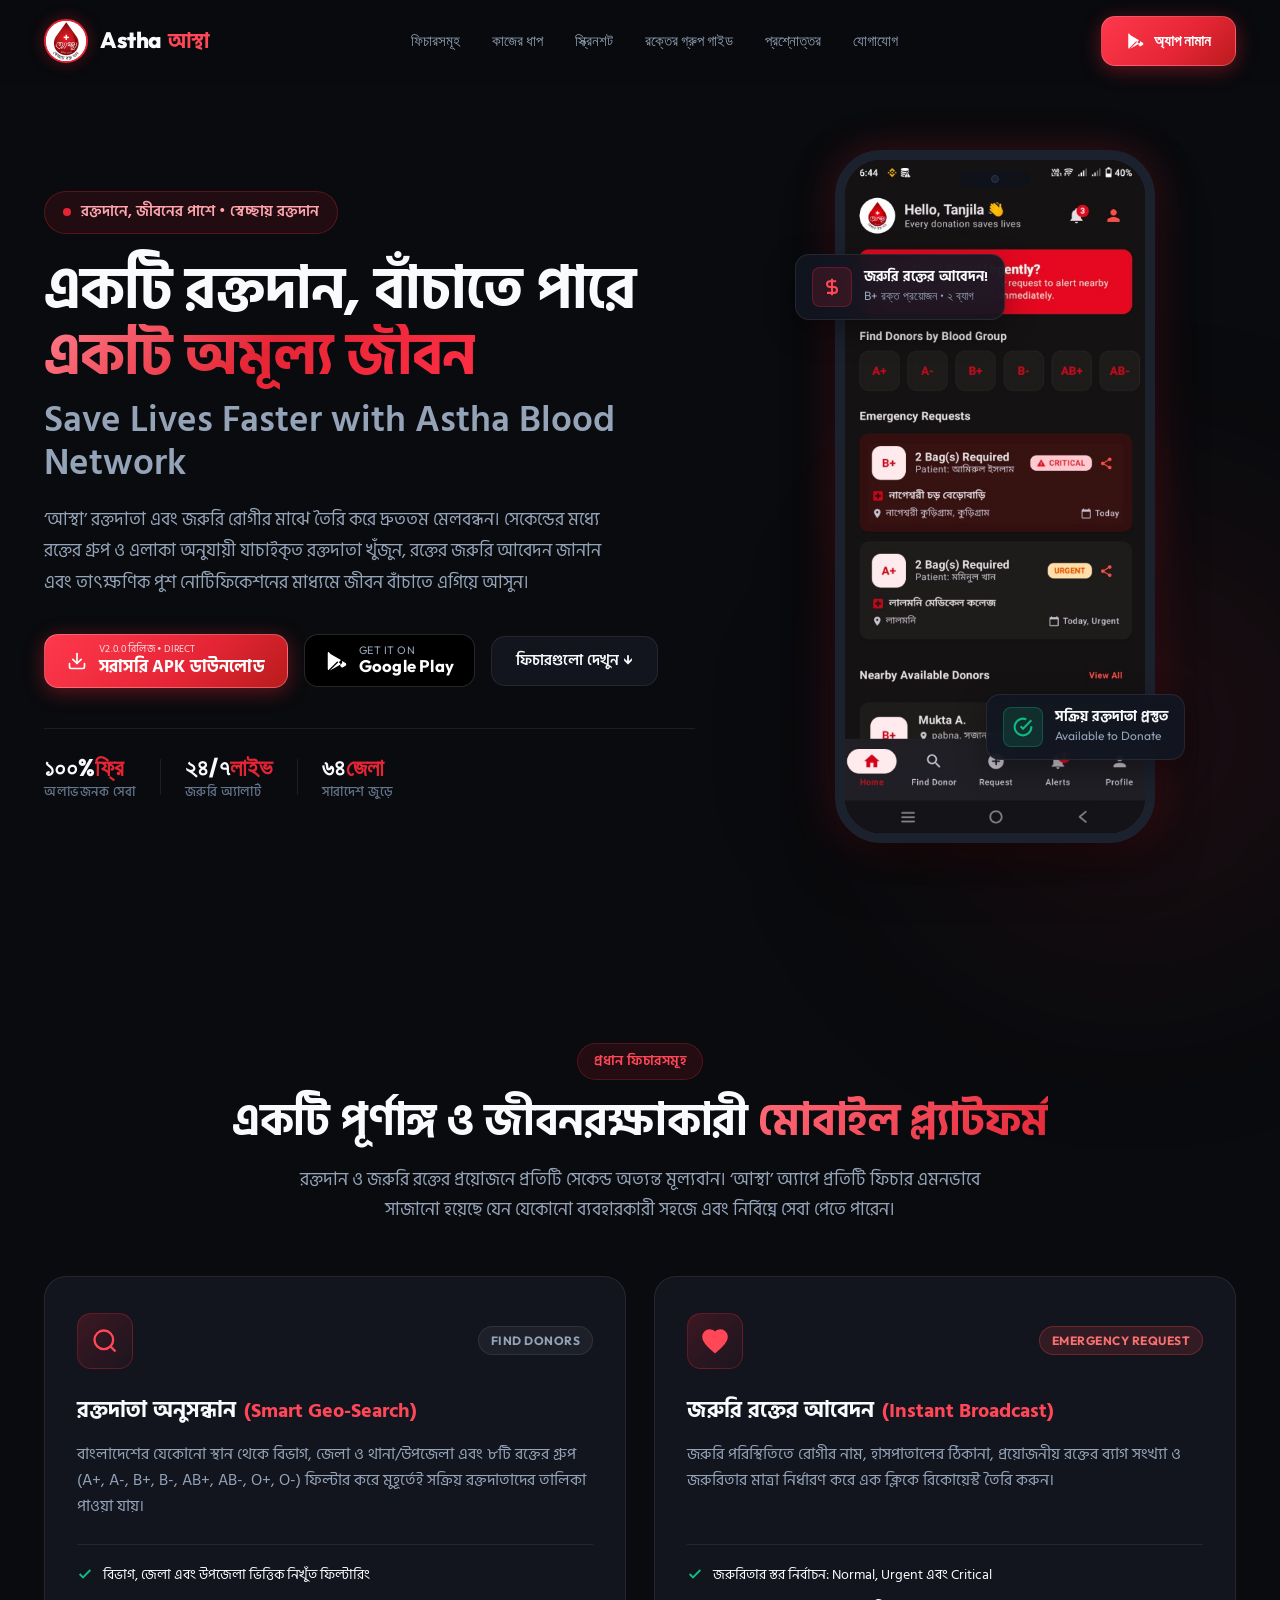
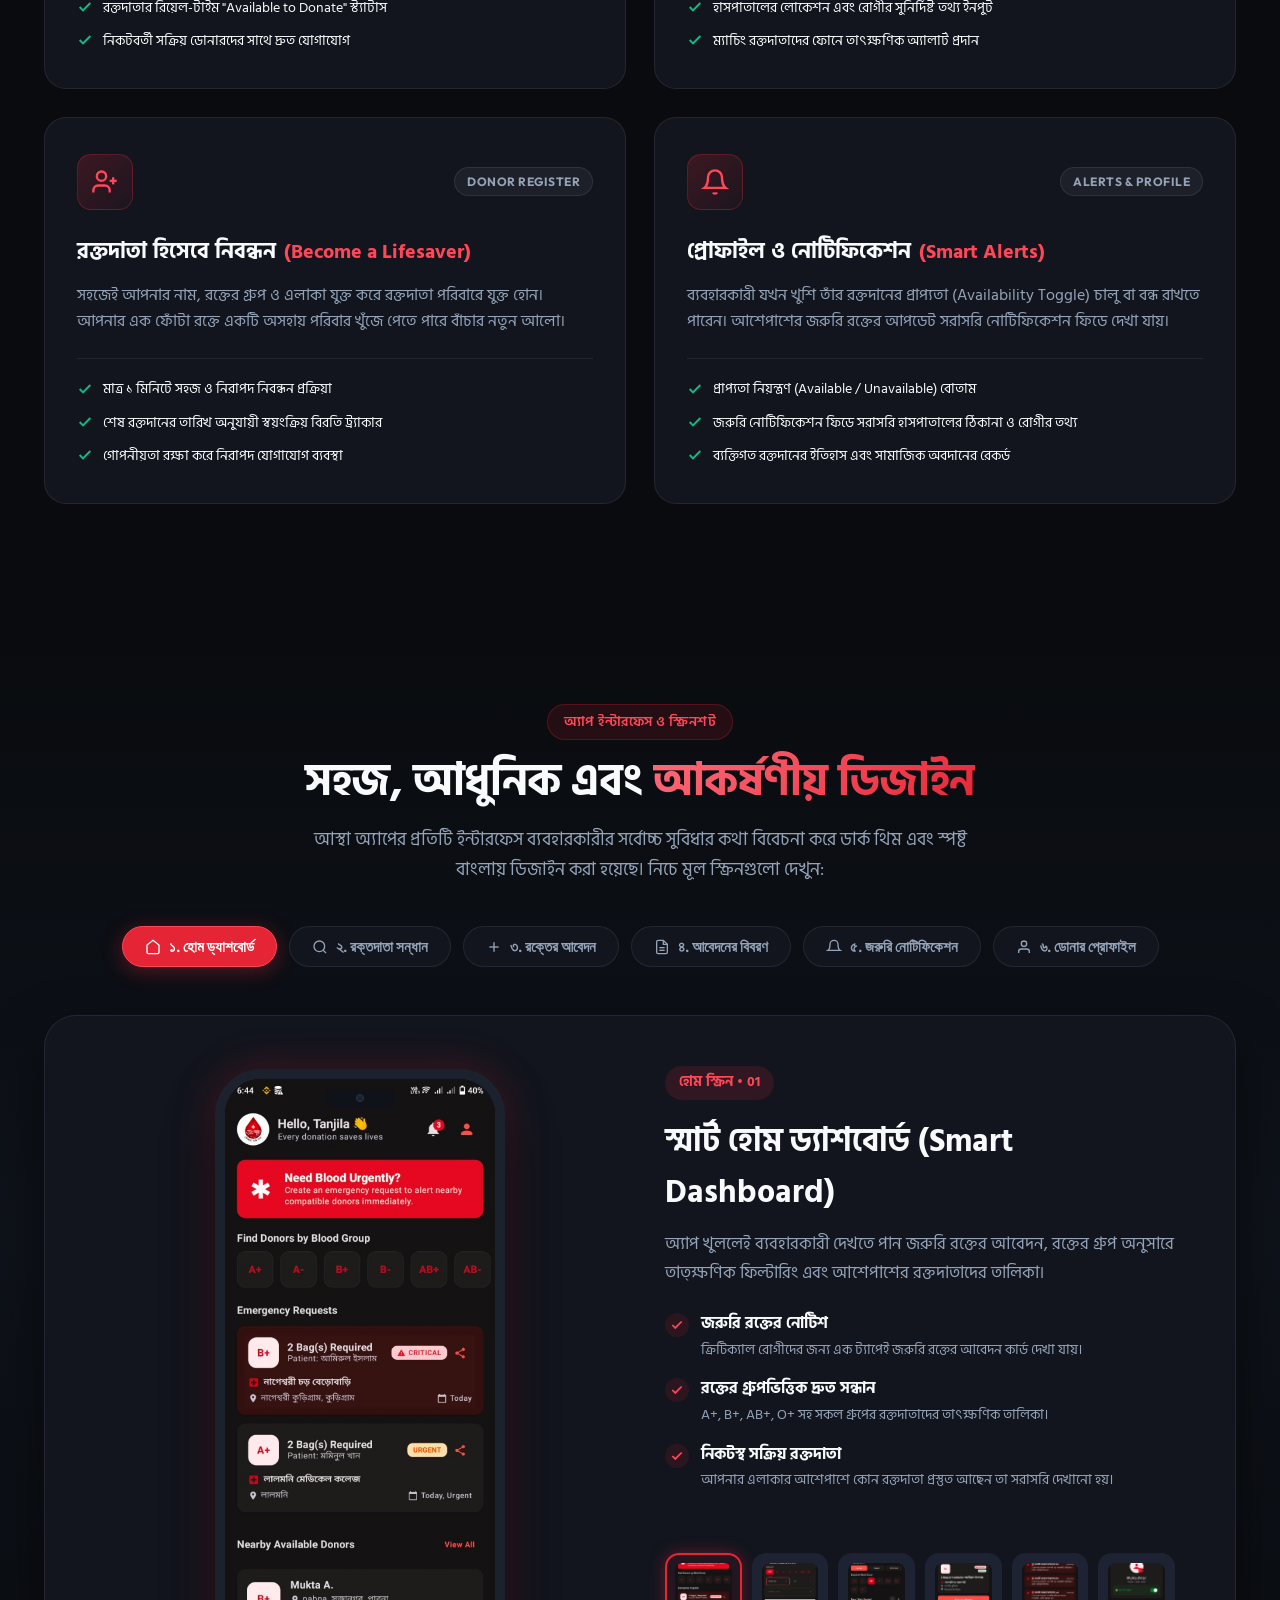
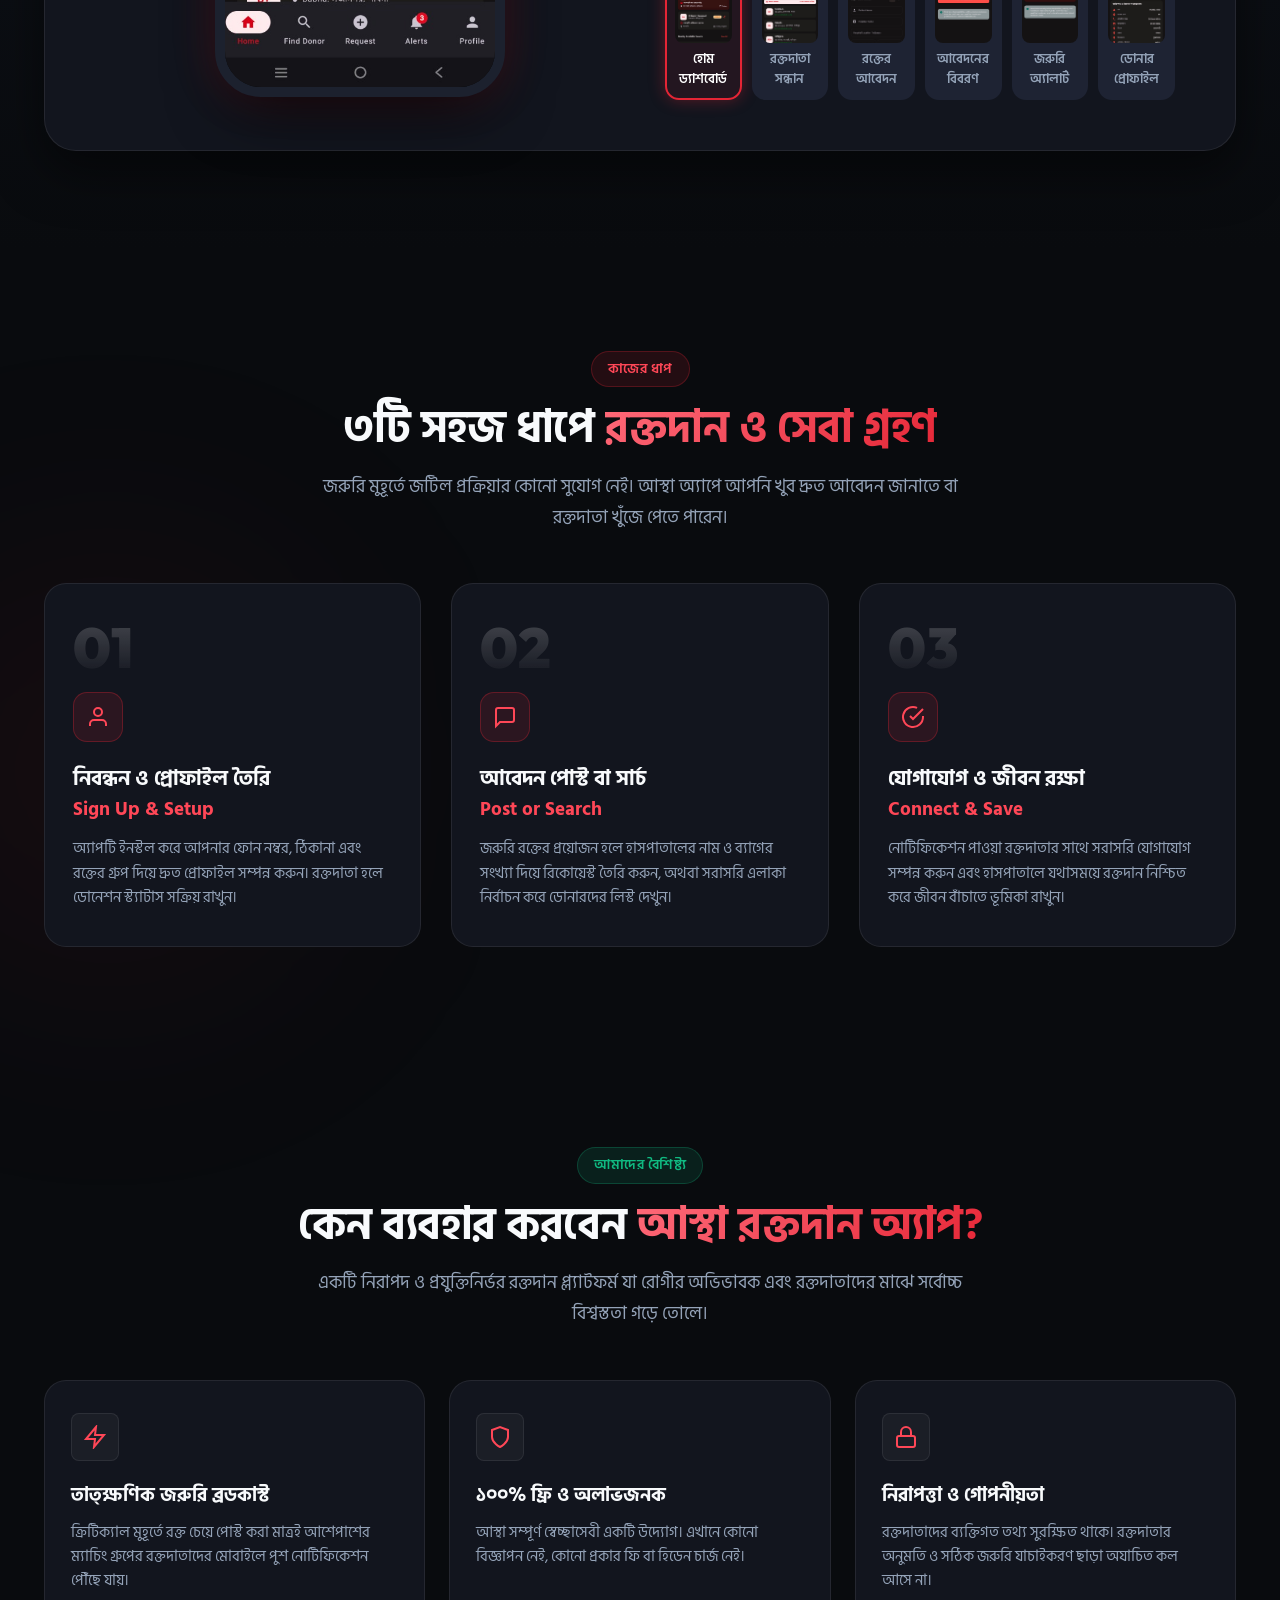
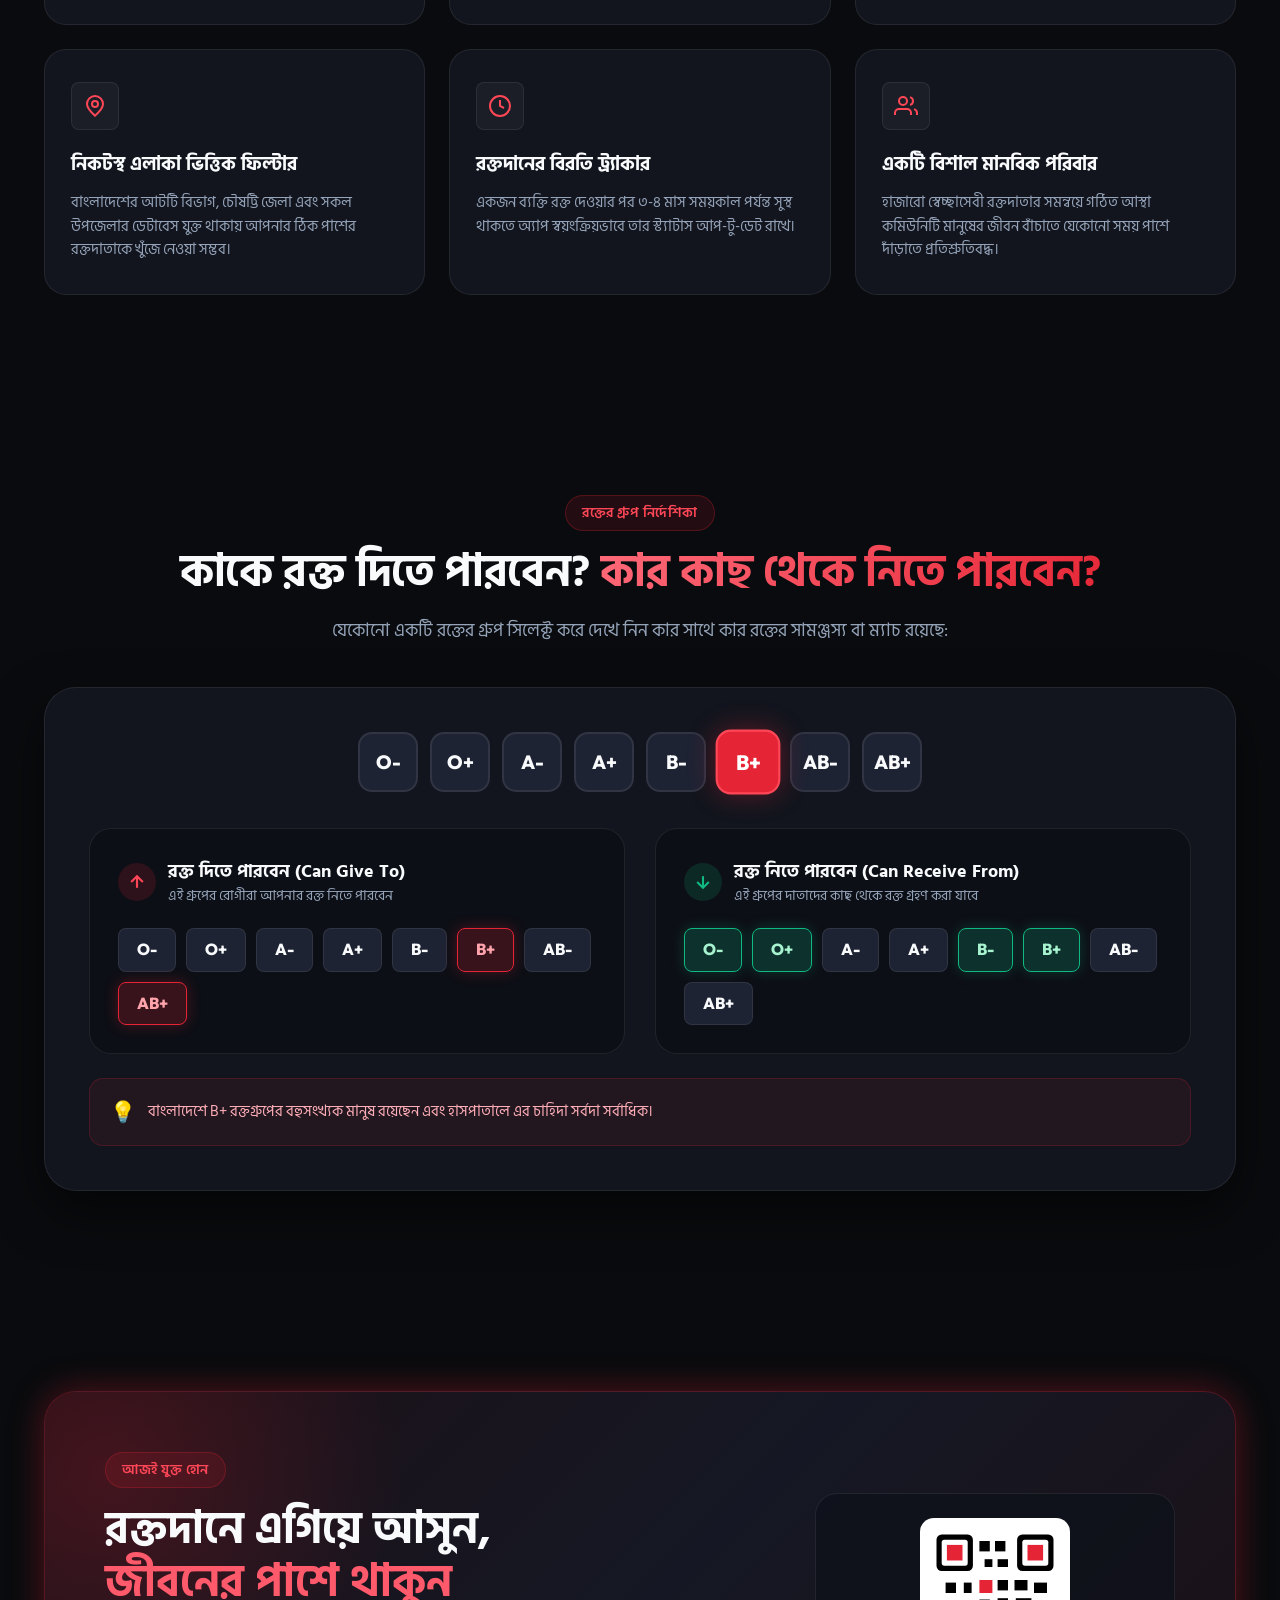
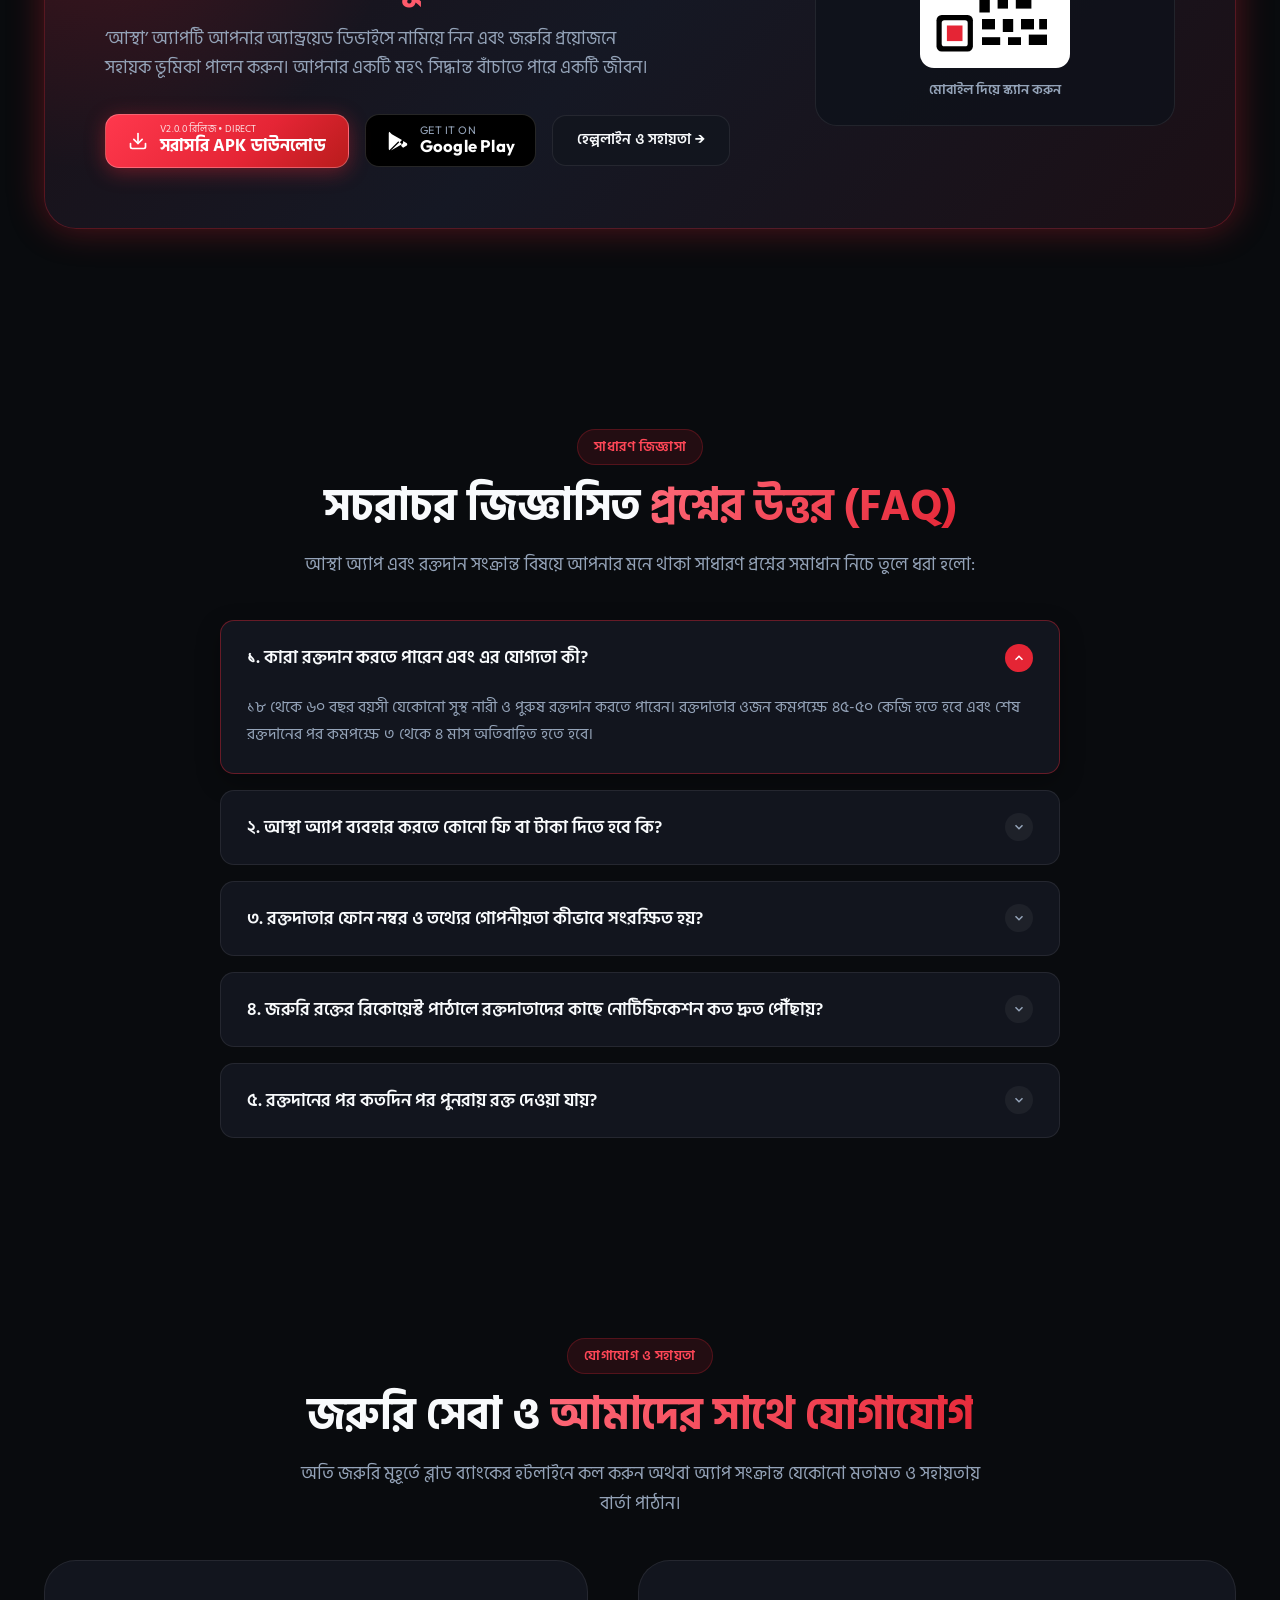
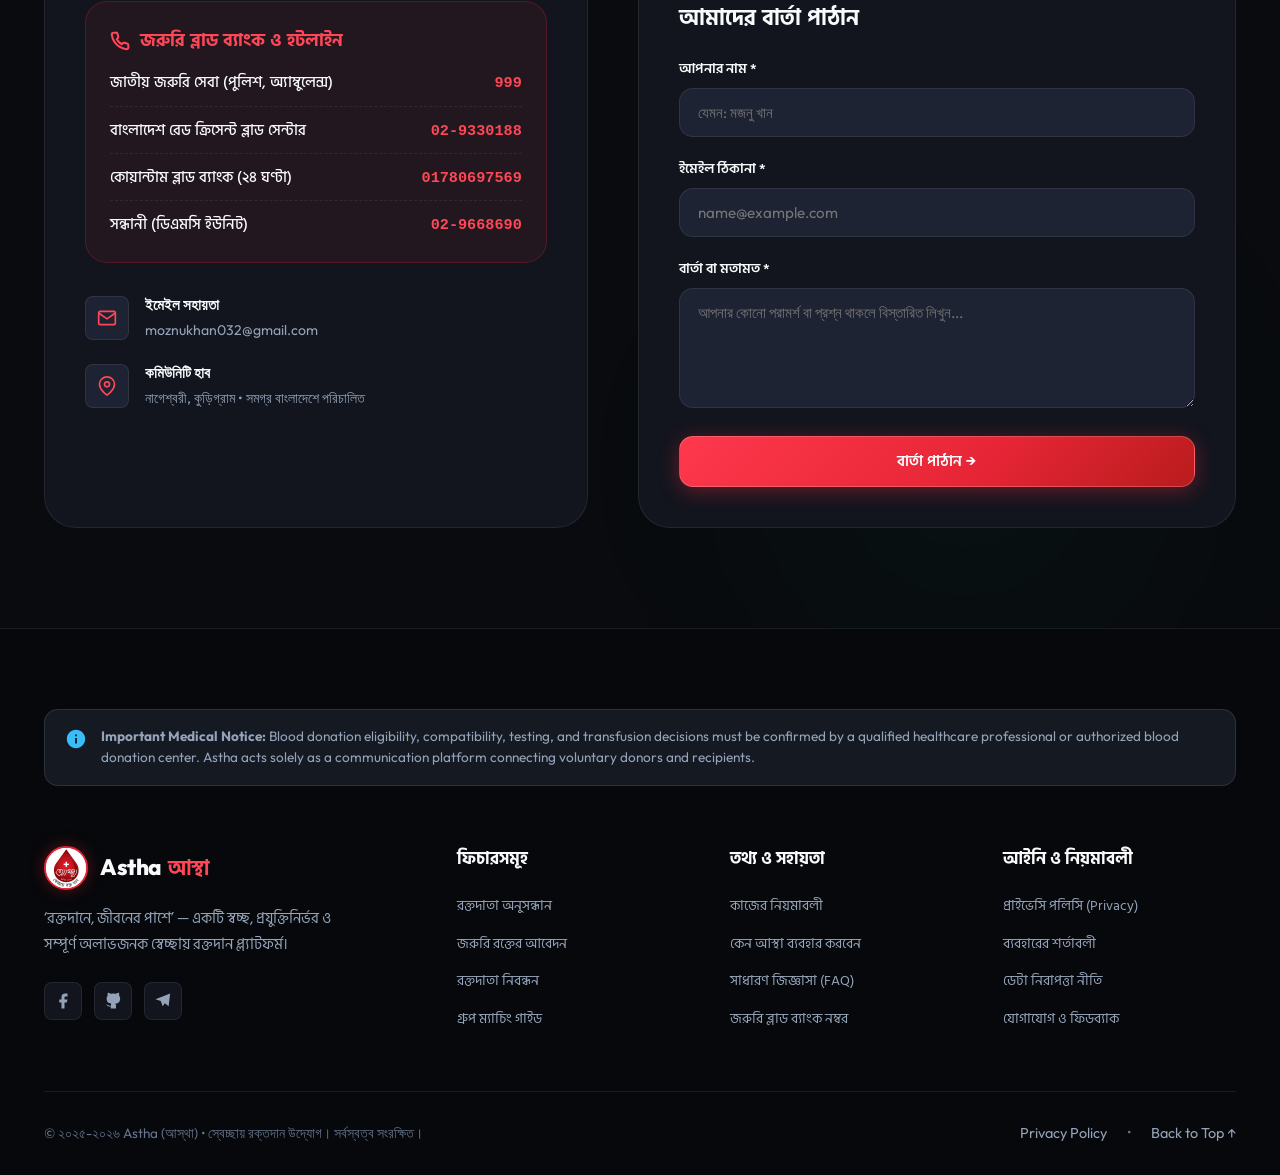
<file: index.html>
<!DOCTYPE html>
<html lang="bn">
<head>
  <meta charset="UTF-8">
  <meta name="viewport" content="width=device-width, initial-scale=1.0">
  
  <!-- Primary Meta Tags -->
  <title>Astha (আস্থা) - রক্তদানে, জীবনের পাশে | Android Blood Donation App</title>
  <meta name="title" content="Astha (আস্থা) - রক্তদানে, জীবনের পাশে | Android Blood Donation App">
  <meta name="description" content="আস্থা (Astha) বাংলাদেশের একটি আধুনিক স্বেচ্ছায় রক্তদান অ্যান্ড্রয়েড অ্যাপ। জরুরি রক্তের প্রয়োজনে রক্তদাতা খুঁজুন, রক্তের আবেদন তৈরি করুন এবং তাৎক্ষণিক অ্যালার্ট পান।">
  <meta name="keywords" content="Astha, আস্থা, রক্তদান, রক্তদাতা, Blood Donation App, Bangladesh Blood Bank, Blood Donor App, স্বেচ্ছায় রক্তদান">
  <meta name="author" content="Astha Team">
  <meta name="theme-color" content="#E52535">

  <!-- Open Graph / Facebook -->
  <meta property="og:type" content="website">
  <meta property="og:url" content="./">
  <meta property="og:title" content="Astha (আস্থা) - রক্তদানে, জীবনের পাশে">
  <meta property="og:description" content="জরুরি রক্তের প্রয়োজনে মুহূর্তের মধ্যে নিকটস্থ রক্তদাতা খুঁজুন এবং আবেদন জানান। সম্পূর্ণ বিনামূল্যে এবং নিরাপদ।">
  <meta property="og:image" content="./assets/images/logo.jpg">

  <!-- Favicon -->
  <link rel="icon" type="image/svg+xml" href="./assets/images/favicon.svg">
  <link rel="shortcut icon" href="./assets/images/favicon.svg">

  <!-- Stylesheet -->
  <link rel="stylesheet" href="./css/style.css">
</head>
<body>

  <!-- Ambient Light Effects -->
  <div class="bg-ambient bg-ambient-1" aria-hidden="true"></div>
  <div class="bg-ambient bg-ambient-2" aria-hidden="true"></div>
  <div class="bg-ambient bg-ambient-3" aria-hidden="true"></div>

  <!-- Navigation Bar -->
  <header class="navbar" id="navbar">
    <div class="container nav-container">
      <a href="./index.html" class="brand-logo" id="navBrand">
        <div class="logo-img-wrapper">
          <img src="./assets/images/logo.jpg" alt="Astha Logo" width="40" height="40">
        </div>
        <div class="brand-name">
          Astha <span class="brand-name-bn">আস্থা</span>
        </div>
      </a>

      <!-- Desktop Nav Links -->
      <ul class="nav-links">
        <li><a href="#features" class="nav-link">ফিচারসমূহ</a></li>
        <li><a href="#how-it-works" class="nav-link">কাজের ধাপ</a></li>
        <li><a href="#screenshots" class="nav-link">স্ক্রিনশট</a></li>
        <li><a href="#compatibility" class="nav-link">রক্তের গ্রুপ গাইড</a></li>
        <li><a href="#faq" class="nav-link">প্রশ্নোত্তর</a></li>
        <li><a href="#contact" class="nav-link">যোগাযোগ</a></li>
      </ul>

      <!-- Nav CTA -->
      <div class="nav-cta">
        <a href="#download" class="btn btn-primary" id="headerDownloadBtn">
          <svg width="18" height="18" viewBox="0 0 24 24" fill="currentColor">
            <path d="M3.609 1.814L13.792 12 3.61 22.186a2.38 2.38 0 0 1-.61-1.637V3.451c0-.624.23-1.206.609-1.637zm11.24 11.24l2.58 2.58-12.01 6.84 9.43-9.42zm2.58-2.108l-2.58 2.58-9.43-9.42 12.01 6.84zm1.196 1.183l3.68 2.09a1.69 1.69 0 0 1 0 2.962l-3.68 2.09-2.22-2.22 2.22-2.922z"/>
          </svg>
          অ্যাপ নামান
        </a>
        <button class="mobile-toggle" id="mobileToggle" aria-label="Toggle Menu">
          <span></span>
          <span></span>
          <span></span>
        </button>
      </div>
    </div>
  </header>

  <!-- Mobile Drawer -->
  <div class="mobile-drawer" id="mobileDrawer">
    <ul class="mobile-nav-links">
      <li><a href="#features" class="mobile-nav-link"><span>ফিচারসমূহ (Features)</span> <span>&rarr;</span></a></li>
      <li><a href="#how-it-works" class="mobile-nav-link"><span>কাজের ধাপ (How it Works)</span> <span>&rarr;</span></a></li>
      <li><a href="#screenshots" class="mobile-nav-link"><span>অ্যাপ স্ক্রিনশট (Screenshots)</span> <span>&rarr;</span></a></li>
      <li><a href="#compatibility" class="mobile-nav-link"><span>রক্তের গ্রুপ নির্দেশিকা</span> <span>&rarr;</span></a></li>
      <li><a href="#why-astha" class="mobile-nav-link"><span>কেন আস্থা? (Why Astha)</span> <span>&rarr;</span></a></li>
      <li><a href="#faq" class="mobile-nav-link"><span>সাধারণ জিজ্ঞাসা (FAQ)</span> <span>&rarr;</span></a></li>
      <li><a href="#contact" class="mobile-nav-link"><span>জরুরি হেল্পলাইন ও যোগাযোগ</span> <span>&rarr;</span></a></li>
      <li><a href="./privacy.html" class="mobile-nav-link"><span>প্রাইভেসি পলিসি (Privacy Policy)</span> <span>&rarr;</span></a></li>
    </ul>
    <div class="mobile-drawer-cta">
      <a href="https://github.com/mojnukhan/Astha/releases/download/v2.0.0/Astha.-.Blood.Donation.apk" class="btn-apk-download" style="width: 100%; justify-content: center;" aria-label="সরাসরি Astha APK v2.0.0 ডাউনলোড করুন (Download Astha APK directly)">
        <svg class="apk-icon" width="20" height="20" viewBox="0 0 24 24" fill="none" stroke="currentColor" stroke-width="2" stroke-linecap="round" stroke-linejoin="round">
          <path d="M21 15v4a2 2 0 0 1-2 2H5a2 2 0 0 1-2-2v-4"></path>
          <polyline points="7 10 12 15 17 10"></polyline>
          <line x1="12" y1="15" x2="12" y2="3"></line>
        </svg>
        <div>
          <span class="btn-sub bn-font">v2.0.0 Direct Download</span>
          <span class="btn-main bn-font">সরাসরি APK ডাউনলোড</span>
        </div>
      </a>

      <a href="https://play.google.com/store/apps/details?id=com.astha.blood" target="_blank" rel="noopener noreferrer" class="btn-playstore" style="width: 100%; justify-content: center;" aria-label="Google Play Store থেকে Astha ডাউনলোড করুন (Open on Google Play Store)">
        <svg class="playstore-icon" width="22" height="22" viewBox="0 0 24 24" fill="currentColor">
          <path d="M3.609 1.814L13.792 12 3.61 22.186a2.38 2.38 0 0 1-.61-1.637V3.451c0-.624.23-1.206.609-1.637zm11.24 11.24l2.58 2.58-12.01 6.84 9.43-9.42zm2.58-2.108l-2.58 2.58-9.43-9.42 12.01 6.84zm1.196 1.183l3.68 2.09a1.69 1.69 0 0 1 0 2.962l-3.68 2.09-2.22-2.22 2.22-2.922z"/>
        </svg>
        <div>
          <span class="playstore-sub">GET IT ON</span>
          <span class="playstore-main">Google Play</span>
        </div>
      </a>
    </div>
  </div>

  <!-- Hero Section -->
  <section class="section hero-section" id="hero">
    <div class="container hero-grid">
      
      <!-- Hero Content -->
      <div class="hero-content">
        <div class="hero-badge">
          <div class="pulse-dot"></div>
          <span class="hero-badge-text bn-font">রক্তদানে, জীবনের পাশে • স্বেচ্ছায় রক্তদান</span>
        </div>

        <h1 class="hero-title bn-font">
          একটি রক্তদান, বাঁচাতে পারে<br>
          <span class="gradient-text">একটি অমূল্য জীবন</span>
          <span class="bn-sub">Save Lives Faster with Astha Blood Network</span>
        </h1>

        <p class="hero-description bn-font">
          ‘আস্থা’ রক্তদাতা এবং জরুরি রোগীর মাঝে তৈরি করে দ্রুততম মেলবন্ধন। সেকেন্ডের মধ্যে রক্তের গ্রুপ ও এলাকা অনুযায়ী যাচাইকৃত রক্তদাতা খুঁজুন, রক্তের জরুরি আবেদন জানান এবং তাৎক্ষণিক পুশ নোটিফিকেশনের মাধ্যমে জীবন বাঁচাতে এগিয়ে আসুন।
        </p>

        <!-- CTA Buttons -->
        <div class="hero-actions">
          <!-- Button 1: Direct APK Download -->
          <a href="https://github.com/mojnukhan/Astha/releases/download/v2.0.0/Astha.-.Blood.Donation.apk" class="btn-apk-download" id="heroApkBtn" aria-label="সরাসরি Astha APK v2.0.0 ডাউনলোড করুন (Download Astha APK from GitHub Releases)">
            <svg class="apk-icon" width="20" height="20" viewBox="0 0 24 24" fill="none" stroke="currentColor" stroke-width="2" stroke-linecap="round" stroke-linejoin="round">
              <path d="M21 15v4a2 2 0 0 1-2 2H5a2 2 0 0 1-2-2v-4"></path>
              <polyline points="7 10 12 15 17 10"></polyline>
              <line x1="12" y1="15" x2="12" y2="3"></line>
            </svg>
            <div>
              <span class="btn-sub bn-font">v2.0.0 রিলিজ • Direct</span>
              <span class="btn-main bn-font">সরাসরি APK ডাউনলোড</span>
            </div>
          </a>

          <!-- Button 2: Google Play Store -->
          <a href="https://play.google.com/store/apps/details?id=com.astha.blood" target="_blank" rel="noopener noreferrer" class="btn-playstore" id="heroPlayBtn" aria-label="Google Play Store থেকে Astha ডাউনলোড করুন (Open Astha on Google Play Store in a new tab)">
            <svg class="playstore-icon" width="22" height="22" viewBox="0 0 24 24" fill="currentColor">
              <path d="M3.609 1.814L13.792 12 3.61 22.186a2.38 2.38 0 0 1-.61-1.637V3.451c0-.624.23-1.206.609-1.637zm11.24 11.24l2.58 2.58-12.01 6.84 9.43-9.42zm2.58-2.108l-2.58 2.58-9.43-9.42 12.01 6.84zm1.196 1.183l3.68 2.09a1.69 1.69 0 0 1 0 2.962l-3.68 2.09-2.22-2.22 2.22-2.922z"/>
            </svg>
            <div>
              <span class="playstore-sub">GET IT ON</span>
              <span class="playstore-main">Google Play</span>
            </div>
          </a>

          <!-- Secondary Link -->
          <a href="#features" class="btn btn-secondary bn-font" id="heroLearnBtn" aria-label="অ্যাপের বিস্তারিত ফিচারগুলো দেখুন">
            ফিচারগুলো দেখুন &darr;
          </a>
        </div>

        <!-- Trust / Stats Bar -->
        <div class="hero-stats">
          <div class="stat-item">
            <div class="stat-number">১০০%<span>ফ্রি</span></div>
            <div class="stat-label bn-font">অলাভজনক সেবা</div>
          </div>
          <div class="stat-divider"></div>
          <div class="stat-item">
            <div class="stat-number">২৪/৭<span>লাইভ</span></div>
            <div class="stat-label bn-font">জরুরি অ্যালার্ট</div>
          </div>
          <div class="stat-divider"></div>
          <div class="stat-item">
            <div class="stat-number">৬৪<span>জেলা</span></div>
            <div class="stat-label bn-font">সারাদেশ জুড়ে</div>
          </div>
        </div>
      </div>

      <!-- Hero Visual Phone Mockup -->
      <div class="hero-visual">
        <div class="phone-mockup-wrapper">
          <div class="phone-glow-ring"></div>
          
          <!-- Floating Badge 1: Emergency Blood Request -->
          <div class="floating-badge floating-badge-1">
            <div class="badge-icon-box red">
              <svg width="20" height="20" viewBox="0 0 24 24" fill="none" stroke="currentColor" stroke-width="2.5">
                <path d="M12 2v20M17 5H9.5a3.5 3.5 0 0 0 0 7h5a3.5 3.5 0 0 1 0 7H6"></path>
              </svg>
            </div>
            <div>
              <div class="badge-text-title bn-font">জরুরি রক্তের আবেদন!</div>
              <div class="badge-text-sub">B+ রক্ত প্রয়োজন • ২ ব্যাগ</div>
            </div>
          </div>

          <!-- Phone Frame -->
          <div class="phone-frame">
            <div class="phone-camera-notch">
              <div class="notch-lens"></div>
            </div>
            <img src="./assets/images/screen-home.jpg" alt="Astha Home Dashboard Screen" class="phone-screen" id="heroScreenImg">
          </div>

          <!-- Floating Badge 2: Available Donors -->
          <div class="floating-badge floating-badge-2">
            <div class="badge-icon-box green">
              <svg width="20" height="20" viewBox="0 0 24 24" fill="none" stroke="currentColor" stroke-width="2.5">
                <path d="M22 11.08V12a10 10 0 1 1-5.93-9.14"></path>
                <polyline points="22 4 12 14.01 9 11.01"></polyline>
              </svg>
            </div>
            <div>
              <div class="badge-text-title bn-font">সক্রিয় রক্তদাতা প্রস্তুত</div>
              <div class="badge-text-sub">Available to Donate</div>
            </div>
          </div>

        </div>
      </div>

    </div>
  </section>

  <!-- Core App Features Section -->
  <section class="section" id="features">
    <div class="container">
      
      <div class="text-center">
        <div class="section-tag bn-font">প্রধান ফিচারসমূহ</div>
        <h2 class="section-title bn-font">
          একটি পূর্ণাঙ্গ ও জীবনরক্ষাকারী <span>মোবাইল প্ল্যাটফর্ম</span>
        </h2>
        <p class="section-desc bn-font">
          রক্তদান ও জরুরি রক্তের প্রয়োজনে প্রতিটি সেকেন্ড অত্যন্ত মূল্যবান। ‘আস্থা’ অ্যাপে প্রতিটি ফিচার এমনভাবে সাজানো হয়েছে যেন যেকোনো ব্যবহারকারী সহজে এবং নির্বিঘ্নে সেবা পেতে পারেন।
        </p>
      </div>

      <div class="features-grid">

        <!-- Feature 1: Find Blood Donor -->
        <div class="feature-card" id="feature-find-donor">
          <div class="feature-card-header">
            <div class="feature-icon-wrapper">
              <svg width="28" height="28" viewBox="0 0 24 24" fill="none" stroke="currentColor" stroke-width="2">
                <circle cx="11" cy="11" r="8"></circle>
                <line x1="21" y1="21" x2="16.65" y2="16.65"></line>
              </svg>
            </div>
            <span class="feature-pill">Find Donors</span>
          </div>
          <h3 class="feature-title bn-font">
            রক্তদাতা অনুসন্ধান <span class="feature-title-bn">(Smart Geo-Search)</span>
          </h3>
          <p class="feature-description bn-font">
            বাংলাদেশের যেকোনো স্থান থেকে বিভাগ, জেলা ও থানা/উপজেলা এবং ৮টি রক্তের গ্রুপ (A+, A-, B+, B-, AB+, AB-, O+, O-) ফিল্টার করে মুহূর্তেই সক্রিয় রক্তদাতাদের তালিকা পাওয়া যায়।
          </p>
          <ul class="feature-highlights bn-font">
            <li class="feature-highlight-item">
              <svg width="16" height="16" viewBox="0 0 24 24" fill="none" stroke="currentColor" stroke-width="3"><polyline points="20 6 9 17 4 12"></polyline></svg>
              <span>বিভাগ, জেলা এবং উপজেলা ভিত্তিক নিখুঁত ফিল্টারিং</span>
            </li>
            <li class="feature-highlight-item">
              <svg width="16" height="16" viewBox="0 0 24 24" fill="none" stroke="currentColor" stroke-width="3"><polyline points="20 6 9 17 4 12"></polyline></svg>
              <span>রক্তদাতার রিয়েল-টাইম "Available to Donate" স্ট্যাটাস</span>
            </li>
            <li class="feature-highlight-item">
              <svg width="16" height="16" viewBox="0 0 24 24" fill="none" stroke="currentColor" stroke-width="3"><polyline points="20 6 9 17 4 12"></polyline></svg>
              <span>নিকটবর্তী সক্রিয় ডোনারদের সাথে দ্রুত যোগাযোগ</span>
            </li>
          </ul>
        </div>

        <!-- Feature 2: Create Blood Request -->
        <div class="feature-card" id="feature-blood-request">
          <div class="feature-card-header">
            <div class="feature-icon-wrapper">
              <svg width="28" height="28" viewBox="0 0 24 24" fill="none" stroke="currentColor" stroke-width="2">
                <path d="M12 21.35l-1.45-1.32C5.4 15.36 2 12.28 2 8.5 2 5.42 4.42 3 7.5 3c1.74 0 3.41.81 4.5 2.09C13.09 3.81 14.76 3 16.5 3 19.58 3 22 5.42 22 8.5c0 3.78-3.4 6.86-8.55 11.54L12 21.35z" fill="currentColor"/>
              </svg>
            </div>
            <span class="feature-pill urgency">Emergency Request</span>
          </div>
          <h3 class="feature-title bn-font">
            জরুরি রক্তের আবেদন <span class="feature-title-bn">(Instant Broadcast)</span>
          </h3>
          <p class="feature-description bn-font">
            জরুরি পরিস্থিতিতে রোগীর নাম, হাসপাতালের ঠিকানা, প্রয়োজনীয় রক্তের ব্যাগ সংখ্যা ও জরুরিতার মাত্রা নির্ধারণ করে এক ক্লিকে রিকোয়েস্ট তৈরি করুন।
          </p>
          <ul class="feature-highlights bn-font">
            <li class="feature-highlight-item">
              <svg width="16" height="16" viewBox="0 0 24 24" fill="none" stroke="currentColor" stroke-width="3"><polyline points="20 6 9 17 4 12"></polyline></svg>
              <span>জরুরিতার স্তর নির্বাচন: Normal, Urgent এবং Critical</span>
            </li>
            <li class="feature-highlight-item">
              <svg width="16" height="16" viewBox="0 0 24 24" fill="none" stroke="currentColor" stroke-width="3"><polyline points="20 6 9 17 4 12"></polyline></svg>
              <span>হাসপাতালের লোকেশন এবং রোগীর সুনির্দিষ্ট তথ্য ইনপুট</span>
            </li>
            <li class="feature-highlight-item">
              <svg width="16" height="16" viewBox="0 0 24 24" fill="none" stroke="currentColor" stroke-width="3"><polyline points="20 6 9 17 4 12"></polyline></svg>
              <span>ম্যাচিং রক্তদাতাদের ফোনে তাৎক্ষণিক অ্যালার্ট প্রদান</span>
            </li>
          </ul>
        </div>

        <!-- Feature 3: Donor Registration -->
        <div class="feature-card" id="feature-donor-registration">
          <div class="feature-card-header">
            <div class="feature-icon-wrapper">
              <svg width="28" height="28" viewBox="0 0 24 24" fill="none" stroke="currentColor" stroke-width="2">
                <path d="M16 21v-2a4 4 0 0 0-4-4H6a4 4 0 0 0-4 4v2"></path>
                <circle cx="9" cy="7" r="4"></circle>
                <line x1="19" y1="8" x2="19" y2="14"></line>
                <line x1="22" y1="11" x2="16" y2="11"></line>
              </svg>
            </div>
            <span class="feature-pill">Donor Register</span>
          </div>
          <h3 class="feature-title bn-font">
            রক্তদাতা হিসেবে নিবন্ধন <span class="feature-title-bn">(Become a Lifesaver)</span>
          </h3>
          <p class="feature-description bn-font">
            সহজেই আপনার নাম, রক্তের গ্রুপ ও এলাকা যুক্ত করে রক্তদাতা পরিবারে যুক্ত হোন। আপনার এক ফোঁটা রক্তে একটি অসহায় পরিবার খুঁজে পেতে পারে বাঁচার নতুন আলো।
          </p>
          <ul class="feature-highlights bn-font">
            <li class="feature-highlight-item">
              <svg width="16" height="16" viewBox="0 0 24 24" fill="none" stroke="currentColor" stroke-width="3"><polyline points="20 6 9 17 4 12"></polyline></svg>
              <span>মাত্র ১ মিনিটে সহজ ও নিরাপদ নিবন্ধন প্রক্রিয়া</span>
            </li>
            <li class="feature-highlight-item">
              <svg width="16" height="16" viewBox="0 0 24 24" fill="none" stroke="currentColor" stroke-width="3"><polyline points="20 6 9 17 4 12"></polyline></svg>
              <span>শেষ রক্তদানের তারিখ অনুযায়ী স্বয়ংক্রিয় বিরতি ট্র্যাকার</span>
            </li>
            <li class="feature-highlight-item">
              <svg width="16" height="16" viewBox="0 0 24 24" fill="none" stroke="currentColor" stroke-width="3"><polyline points="20 6 9 17 4 12"></polyline></svg>
              <span>গোপনীয়তা রক্ষা করে নিরাপদ যোগাযোগ ব্যবস্থা</span>
            </li>
          </ul>
        </div>

        <!-- Feature 4: User Profile & Alerts -->
        <div class="feature-card" id="feature-profile">
          <div class="feature-card-header">
            <div class="feature-icon-wrapper">
              <svg width="28" height="28" viewBox="0 0 24 24" fill="none" stroke="currentColor" stroke-width="2">
                <path d="M18 8A6 6 0 0 0 6 8c0 7-3 9-3 9h18s-3-2-3-9"></path>
                <path d="M13.73 21a2 2 0 0 1-3.46 0"></path>
              </svg>
            </div>
            <span class="feature-pill">Alerts & Profile</span>
          </div>
          <h3 class="feature-title bn-font">
            প্রোফাইল ও নোটিফিকেশন <span class="feature-title-bn">(Smart Alerts)</span>
          </h3>
          <p class="feature-description bn-font">
            ব্যবহারকারী যখন খুশি তাঁর রক্তদানের প্রাপ্যতা (Availability Toggle) চালু বা বন্ধ রাখতে পারেন। আশেপাশের জরুরি রক্তের আপডেট সরাসরি নোটিফিকেশন ফিডে দেখা যায়।
          </p>
          <ul class="feature-highlights bn-font">
            <li class="feature-highlight-item">
              <svg width="16" height="16" viewBox="0 0 24 24" fill="none" stroke="currentColor" stroke-width="3"><polyline points="20 6 9 17 4 12"></polyline></svg>
              <span>প্রাপ্যতা নিয়ন্ত্রণ (Available / Unavailable) বোতাম</span>
            </li>
            <li class="feature-highlight-item">
              <svg width="16" height="16" viewBox="0 0 24 24" fill="none" stroke="currentColor" stroke-width="3"><polyline points="20 6 9 17 4 12"></polyline></svg>
              <span>জরুরি নোটিফিকেশন ফিডে সরাসরি হাসপাতালের ঠিকানা ও রোগীর তথ্য</span>
            </li>
            <li class="feature-highlight-item">
              <svg width="16" height="16" viewBox="0 0 24 24" fill="none" stroke="currentColor" stroke-width="3"><polyline points="20 6 9 17 4 12"></polyline></svg>
              <span>ব্যক্তিগত রক্তদানের ইতিহাস এবং সামাজিক অবদানের রেকর্ড</span>
            </li>
          </ul>
        </div>

      </div>
    </div>
  </section>

  <!-- Interactive Screenshots Showcase Section -->
  <section class="section screenshots-section" id="screenshots">
    <div class="container">
      
      <div class="text-center">
        <div class="section-tag bn-font">অ্যাপ ইন্টারফেস ও স্ক্রিনশট</div>
        <h2 class="section-title bn-font">
          সহজ, আধুনিক এবং <span>আকর্ষণীয় ডিজাইন</span>
        </h2>
        <p class="section-desc bn-font">
          আস্থা অ্যাপের প্রতিটি ইন্টারফেস ব্যবহারকারীর সর্বোচ্চ সুবিধার কথা বিবেচনা করে ডার্ক থিম এবং স্পষ্ট বাংলায় ডিজাইন করা হয়েছে। নিচে মূল স্ক্রিনগুলো দেখুন:
        </p>
      </div>

      <!-- Screenshot Navigation Tabs -->
      <div class="screenshots-tabs">
        <button class="screenshot-tab active" data-screen="home">
          <svg width="16" height="16" viewBox="0 0 24 24" fill="none" stroke="currentColor" stroke-width="2"><path d="M3 9l9-7 9 7v11a2 2 0 0 1-2 2H5a2 2 0 0 1-2-2z"></path></svg>
          ১. হোম ড্যাশবোর্ড
        </button>
        <button class="screenshot-tab" data-screen="find">
          <svg width="16" height="16" viewBox="0 0 24 24" fill="none" stroke="currentColor" stroke-width="2"><circle cx="11" cy="11" r="8"></circle><line x1="21" y1="21" x2="16.65" y2="16.65"></line></svg>
          ২. রক্তদাতা সন্ধান
        </button>
        <button class="screenshot-tab" data-screen="request">
          <svg width="16" height="16" viewBox="0 0 24 24" fill="none" stroke="currentColor" stroke-width="2"><line x1="12" y1="5" x2="12" y2="19"></line><line x1="5" y1="12" x2="19" y2="12"></line></svg>
          ৩. রক্তের আবেদন
        </button>
        <button class="screenshot-tab" data-screen="details">
          <svg width="16" height="16" viewBox="0 0 24 24" fill="none" stroke="currentColor" stroke-width="2"><path d="M14 2H6a2 2 0 0 0-2 2v16a2 2 0 0 0 2 2h12a2 2 0 0 0 2-2V8z"></path><polyline points="14 2 14 8 20 8"></polyline><line x1="16" y1="13" x2="8" y2="13"></line><line x1="16" y1="17" x2="8" y2="17"></line></svg>
          ৪. আবেদনের বিবরণ
        </button>
        <button class="screenshot-tab" data-screen="alerts">
          <svg width="16" height="16" viewBox="0 0 24 24" fill="none" stroke="currentColor" stroke-width="2"><path d="M18 8A6 6 0 0 0 6 8c0 7-3 9-3 9h18s-3-2-3-9"></path></svg>
          ৫. জরুরি নোটিফিকেশন
        </button>
        <button class="screenshot-tab" data-screen="profile">
          <svg width="16" height="16" viewBox="0 0 24 24" fill="none" stroke="currentColor" stroke-width="2"><path d="M20 21v-2a4 4 0 0 0-4-4H8a4 4 0 0 0-4 4v2"></path><circle cx="12" cy="7" r="4"></circle></svg>
          ৬. ডোনার প্রোফাইল
        </button>
      </div>

      <!-- Main Showcase Viewer -->
      <div class="showcase-display">
        
        <!-- Showcase Phone -->
        <div class="showcase-phone-container">
          <div class="showcase-phone">
            <div class="phone-frame">
              <div class="phone-camera-notch">
                <div class="notch-lens"></div>
              </div>
              <img src="./assets/images/screen-home.jpg" alt="Astha Screenshot" class="phone-screen" id="showcaseImg">
            </div>
          </div>
        </div>

        <!-- Showcase Information -->
        <div class="showcase-info">
          <div class="showcase-screen-badge bn-font" id="showcaseBadge">হোম স্ক্রিন • 01</div>
          <h3 class="showcase-title bn-font" id="showcaseTitle">স্মার্ট হোম ড্যাশবোর্ড (Smart Dashboard)</h3>
          <p class="showcase-desc bn-font" id="showcaseDesc">
            অ্যাপ খুললেই ব্যবহারকারী দেখতে পান জরুরি রক্তের আবেদন, রক্তের গ্রুপ অনুসারে তাত্ক্ষণিক ফিল্টারিং এবং আশেপাশের রক্তদাতাদের তালিকা।
          </p>

          <ul class="showcase-bullets bn-font" id="showcaseBullets">
            <li class="showcase-bullet">
              <div class="bullet-icon">
                <svg width="14" height="14" viewBox="0 0 24 24" fill="none" stroke="currentColor" stroke-width="3">
                  <polyline points="20 6 9 17 4 12"></polyline>
                </svg>
              </div>
              <div class="bullet-text">
                <strong>জরুরি রক্তের নোটিশ</strong>
                <span>ক্রিটিক্যাল রোগীদের জন্য এক ট্যাপেই জরুরি রক্তের আবেদন কার্ড দেখা যায়।</span>
              </div>
            </li>
            <li class="showcase-bullet">
              <div class="bullet-icon">
                <svg width="14" height="14" viewBox="0 0 24 24" fill="none" stroke="currentColor" stroke-width="3">
                  <polyline points="20 6 9 17 4 12"></polyline>
                </svg>
              </div>
              <div class="bullet-text">
                <strong>রক্তের গ্রুপভিত্তিক দ্রুত সন্ধান</strong>
                <span>A+, B+, AB+, O+ সহ সকল গ্রুপের রক্তদাতাদের তাৎক্ষণিক তালিকা।</span>
              </div>
            </li>
            <li class="showcase-bullet">
              <div class="bullet-icon">
                <svg width="14" height="14" viewBox="0 0 24 24" fill="none" stroke="currentColor" stroke-width="3">
                  <polyline points="20 6 9 17 4 12"></polyline>
                </svg>
              </div>
              <div class="bullet-text">
                <strong>নিকটস্থ সক্রিয় রক্তদাতা</strong>
                <span>আপনার এলাকার আশেপাশে কোন রক্তদাতা প্রস্তুত আছেন তা সরাসরি দেখানো হয়।</span>
              </div>
            </li>
          </ul>

          <!-- Thumbnail Selector Row -->
          <div class="gallery-nav-row">
            <div class="gallery-thumbnail active" data-screen="home">
              <div class="gallery-thumb-img-box">
                <img src="./assets/images/screen-home.jpg" alt="Home thumb">
              </div>
              <div class="gallery-thumb-label bn-font">হোম ড্যাশবোর্ড</div>
            </div>
            <div class="gallery-thumbnail" data-screen="find">
              <div class="gallery-thumb-img-box">
                <img src="./assets/images/screen-find.jpg" alt="Find thumb">
              </div>
              <div class="gallery-thumb-label bn-font">রক্তদাতা সন্ধান</div>
            </div>
            <div class="gallery-thumbnail" data-screen="request">
              <div class="gallery-thumb-img-box">
                <img src="./assets/images/screen-request.jpg" alt="Request thumb">
              </div>
              <div class="gallery-thumb-label bn-font">রক্তের আবেদন</div>
            </div>
            <div class="gallery-thumbnail" data-screen="details">
              <div class="gallery-thumb-img-box">
                <img src="./assets/images/screen-details.jpg" alt="Details thumb">
              </div>
              <div class="gallery-thumb-label bn-font">আবেদনের বিবরণ</div>
            </div>
            <div class="gallery-thumbnail" data-screen="alerts">
              <div class="gallery-thumb-img-box">
                <img src="./assets/images/screen-alerts.jpg" alt="Alerts thumb">
              </div>
              <div class="gallery-thumb-label bn-font">জরুরি অ্যালার্ট</div>
            </div>
            <div class="gallery-thumbnail" data-screen="profile">
              <div class="gallery-thumb-img-box">
                <img src="./assets/images/screen-profile.jpg" alt="Profile thumb">
              </div>
              <div class="gallery-thumb-label bn-font">ডোনার প্রোফাইল</div>
            </div>
          </div>

        </div>

      </div>

    </div>
  </section>

  <!-- How Astha Works Section -->
  <section class="section" id="how-it-works">
    <div class="container">
      
      <div class="text-center">
        <div class="section-tag bn-font">কাজের ধাপ</div>
        <h2 class="section-title bn-font">
          ৩টি সহজ ধাপে <span>রক্তদান ও সেবা গ্রহণ</span>
        </h2>
        <p class="section-desc bn-font">
          জরুরি মুহূর্তে জটিল প্রক্রিয়ার কোনো সুযোগ নেই। আস্থা অ্যাপে আপনি খুব দ্রুত আবেদন জানাতে বা রক্তদাতা খুঁজে পেতে পারেন।
        </p>
      </div>

      <div class="steps-container">
        
        <!-- Step 1 -->
        <div class="step-card">
          <div class="step-number">01</div>
          <div class="step-icon-box">
            <svg width="24" height="24" viewBox="0 0 24 24" fill="none" stroke="currentColor" stroke-width="2">
              <path d="M20 21v-2a4 4 0 0 0-4-4H8a4 4 0 0 0-4 4v2"></path>
              <circle cx="12" cy="7" r="4"></circle>
            </svg>
          </div>
          <h3 class="step-title bn-font">
            নিবন্ধন ও প্রোফাইল তৈরি
            <span class="step-title-bn">Sign Up & Setup</span>
          </h3>
          <p class="step-description bn-font">
            অ্যাপটি ইনস্টল করে আপনার ফোন নম্বর, ঠিকানা এবং রক্তের গ্রুপ দিয়ে দ্রুত প্রোফাইল সম্পন্ন করুন। রক্তদাতা হলে ডোনেশন স্ট্যাটাস সক্রিয় রাখুন।
          </p>
        </div>

        <!-- Step 2 -->
        <div class="step-card">
          <div class="step-number">02</div>
          <div class="step-icon-box">
            <svg width="24" height="24" viewBox="0 0 24 24" fill="none" stroke="currentColor" stroke-width="2">
              <path d="M21 15a2 2 0 0 1-2 2H7l-4 4V5a2 2 0 0 1 2-2h14a2 2 0 0 1 2 2z"></path>
            </svg>
          </div>
          <h3 class="step-title bn-font">
            আবেদন পোস্ট বা সার্চ
            <span class="step-title-bn">Post or Search</span>
          </h3>
          <p class="step-description bn-font">
            জরুরি রক্তের প্রয়োজন হলে হাসপাতালের নাম ও ব্যাগের সংখ্যা দিয়ে রিকোয়েস্ট তৈরি করুন, অথবা সরাসরি এলাকা নির্বাচন করে ডোনারদের লিস্ট দেখুন।
          </p>
        </div>

        <!-- Step 3 -->
        <div class="step-card">
          <div class="step-number">03</div>
          <div class="step-icon-box">
            <svg width="24" height="24" viewBox="0 0 24 24" fill="none" stroke="currentColor" stroke-width="2">
              <path d="M22 11.08V12a10 10 0 1 1-5.93-9.14"></path>
              <polyline points="22 4 12 14.01 9 11.01"></polyline>
            </svg>
          </div>
          <h3 class="step-title bn-font">
            যোগাযোগ ও জীবন রক্ষা
            <span class="step-title-bn">Connect & Save</span>
          </h3>
          <p class="step-description bn-font">
            নোটিফিকেশন পাওয়া রক্তদাতার সাথে সরাসরি যোগাযোগ সম্পন্ন করুন এবং হাসপাতালে যথাসময়ে রক্তদান নিশ্চিত করে জীবন বাঁচাতে ভূমিকা রাখুন।
          </p>
        </div>

      </div>

    </div>
  </section>

  <!-- Why Choose Astha Section -->
  <section class="section" id="why-astha">
    <div class="container">
      
      <div class="text-center">
        <div class="section-tag green bn-font">আমাদের বৈশিষ্ট্য</div>
        <h2 class="section-title bn-font">
          কেন ব্যবহার করবেন <span>আস্থা রক্তদান অ্যাপ?</span>
        </h2>
        <p class="section-desc bn-font">
          একটি নিরাপদ ও প্রযুক্তিনির্ভর রক্তদান প্ল্যাটফর্ম যা রোগীর অভিভাবক এবং রক্তদাতাদের মাঝে সর্বোচ্চ বিশ্বস্ততা গড়ে তোলে।
        </p>
      </div>

      <div class="why-grid">
        
        <!-- 1 -->
        <div class="why-card">
          <div class="why-icon">
            <svg width="24" height="24" viewBox="0 0 24 24" fill="none" stroke="currentColor" stroke-width="2">
              <polygon points="13 2 3 14 12 14 11 22 21 10 12 10 13 2"></polygon>
            </svg>
          </div>
          <h3 class="why-title bn-font">তাত্ক্ষণিক জরুরি ব্রডকাস্ট</h3>
          <p class="why-desc bn-font">
            ক্রিটিক্যাল মুহূর্তে রক্ত চেয়ে পোস্ট করা মাত্রই আশেপাশের ম্যাচিং গ্রুপের রক্তদাতাদের মোবাইলে পুশ নোটিফিকেশন পৌঁছে যায়।
          </p>
        </div>

        <!-- 2 -->
        <div class="why-card">
          <div class="why-icon">
            <svg width="24" height="24" viewBox="0 0 24 24" fill="none" stroke="currentColor" stroke-width="2">
              <path d="M12 22s8-4 8-10V5l-8-3-8 3v7c0 6 8 10 8 10z"></path>
            </svg>
          </div>
          <h3 class="why-title bn-font">১০০% ফ্রি ও অলাভজনক</h3>
          <p class="why-desc bn-font">
            আস্থা সম্পূর্ণ স্বেচ্ছাসেবী একটি উদ্যোগ। এখানে কোনো বিজ্ঞাপন নেই, কোনো প্রকার ফি বা হিডেন চার্জ নেই।
          </p>
        </div>

        <!-- 3 -->
        <div class="why-card">
          <div class="why-icon">
            <svg width="24" height="24" viewBox="0 0 24 24" fill="none" stroke="currentColor" stroke-width="2">
              <rect x="3" y="11" width="18" height="11" rx="2" ry="2"></rect>
              <path d="M7 11V7a5 5 0 0 1 10 0v4"></path>
            </svg>
          </div>
          <h3 class="why-title bn-font">নিরাপত্তা ও গোপনীয়তা</h3>
          <p class="why-desc bn-font">
            রক্তদাতাদের ব্যক্তিগত তথ্য সুরক্ষিত থাকে। রক্তদাতার অনুমতি ও সঠিক জরুরি যাচাইকরণ ছাড়া অযাচিত কল আসে না।
          </p>
        </div>

        <!-- 4 -->
        <div class="why-card">
          <div class="why-icon">
            <svg width="24" height="24" viewBox="0 0 24 24" fill="none" stroke="currentColor" stroke-width="2">
              <circle cx="12" cy="10" r="3"></circle>
              <path d="M12 21.7C17.3 17 20 13 20 10a8 8 0 1 0-16 0c0 3 2.7 6.9 8 11.7z"></path>
            </svg>
          </div>
          <h3 class="why-title bn-font">নিকটস্থ এলাকা ভিত্তিক ফিল্টার</h3>
          <p class="why-desc bn-font">
            বাংলাদেশের আটটি বিভাগ, চৌষট্টি জেলা এবং সকল উপজেলার ডেটাবেস যুক্ত থাকায় আপনার ঠিক পাশের রক্তদাতাকে খুঁজে নেওয়া সম্ভব।
          </p>
        </div>

        <!-- 5 -->
        <div class="why-card">
          <div class="why-icon">
            <svg width="24" height="24" viewBox="0 0 24 24" fill="none" stroke="currentColor" stroke-width="2">
              <circle cx="12" cy="12" r="10"></circle>
              <polyline points="12 6 12 12 16 14"></polyline>
            </svg>
          </div>
          <h3 class="why-title bn-font">রক্তদানের বিরতি ট্র্যাকার</h3>
          <p class="why-desc bn-font">
            একজন ব্যক্তি রক্ত দেওয়ার পর ৩-৪ মাস সময়কাল পর্যন্ত সুস্থ থাকতে অ্যাপ স্বয়ংক্রিয়ভাবে তার স্ট্যাটাস আপ-টু-ডেট রাখে।
          </p>
        </div>

        <!-- 6 -->
        <div class="why-card">
          <div class="why-icon">
            <svg width="24" height="24" viewBox="0 0 24 24" fill="none" stroke="currentColor" stroke-width="2">
              <path d="M17 21v-2a4 4 0 0 0-4-4H5a4 4 0 0 0-4 4v2"></path>
              <circle cx="9" cy="7" r="4"></circle>
              <path d="M23 21v-2a4 4 0 0 0-3-3.87"></path>
              <path d="M16 3.13a4 4 0 0 1 0 7.75"></path>
            </svg>
          </div>
          <h3 class="why-title bn-font">একটি বিশাল মানবিক পরিবার</h3>
          <p class="why-desc bn-font">
            হাজারো স্বেচ্ছাসেবী রক্তদাতার সমন্বয়ে গঠিত আস্থা কমিউনিটি মানুষের জীবন বাঁচাতে যেকোনো সময় পাশে দাঁড়াতে প্রতিশ্রুতিবদ্ধ।
          </p>
        </div>

      </div>

    </div>
  </section>

  <!-- Interactive Blood Compatibility Guide -->
  <section class="section" id="compatibility">
    <div class="container">
      
      <div class="text-center">
        <div class="section-tag bn-font">রক্তের গ্রুপ নির্দেশিকা</div>
        <h2 class="section-title bn-font">
          কাকে রক্ত দিতে পারবেন? <span>কার কাছ থেকে নিতে পারবেন?</span>
        </h2>
        <p class="section-desc bn-font">
          যেকোনো একটি রক্তের গ্রুপ সিলেক্ট করে দেখে নিন কার সাথে কার রক্তের সামঞ্জস্য বা ম্যাচ রয়েছে:
        </p>
      </div>

      <div class="matrix-card">
        
        <!-- Blood Group Buttons -->
        <div class="blood-selector-row">
          <button class="blood-btn" data-group="O-">O-</button>
          <button class="blood-btn" data-group="O+">O+</button>
          <button class="blood-btn" data-group="A-">A-</button>
          <button class="blood-btn" data-group="A+">A+</button>
          <button class="blood-btn" data-group="B-">B-</button>
          <button class="blood-btn active" data-group="B+">B+</button>
          <button class="blood-btn" data-group="AB-">AB-</button>
          <button class="blood-btn" data-group="AB+">AB+</button>
        </div>

        <!-- Compatibility Output -->
        <div class="matrix-results">
          
          <!-- Can Give To -->
          <div class="matrix-result-box">
            <div class="matrix-result-header">
              <div class="matrix-badge-icon give">
                <svg width="20" height="20" viewBox="0 0 24 24" fill="none" stroke="currentColor" stroke-width="2.5">
                  <line x1="12" y1="19" x2="12" y2="5"></line>
                  <polyline points="5 12 12 5 19 12"></polyline>
                </svg>
              </div>
              <div>
                <h4 class="matrix-box-title bn-font">রক্ত দিতে পারবেন (Can Give To)</h4>
                <div class="matrix-box-sub bn-font">এই গ্রুপের রোগীরা আপনার রক্ত নিতে পারবেন</div>
              </div>
            </div>
            <div class="compatible-pills" id="compatGiveList">
              <!-- Rendered dynamically by JS -->
            </div>
          </div>

          <!-- Can Receive From -->
          <div class="matrix-result-box">
            <div class="matrix-result-header">
              <div class="matrix-badge-icon receive">
                <svg width="20" height="20" viewBox="0 0 24 24" fill="none" stroke="currentColor" stroke-width="2.5">
                  <line x1="12" y1="5" x2="12" y2="19"></line>
                  <polyline points="19 12 12 19 5 12"></polyline>
                </svg>
              </div>
              <div>
                <h4 class="matrix-box-title bn-font">রক্ত নিতে পারবেন (Can Receive From)</h4>
                <div class="matrix-box-sub bn-font">এই গ্রুপের দাতাদের কাছ থেকে রক্ত গ্রহণ করা যাবে</div>
              </div>
            </div>
            <div class="compatible-pills" id="compatReceiveList">
              <!-- Rendered dynamically by JS -->
            </div>
          </div>

        </div>

        <!-- Medical Fact Box -->
        <div style="margin-top: 24px; padding: 16px 20px; background: rgba(229, 37, 53, 0.08); border-radius: var(--radius-md); border: 1px solid rgba(229, 37, 53, 0.2); display: flex; align-items: center; gap: 12px;">
          <span style="font-size: 1.3rem;">💡</span>
          <p class="bn-font" id="bloodFactText" style="font-size: 0.95rem; color: #FFAEB7;">
            বাংলাদেশে B+ রক্তগ্রুপের বহুসংখ্যক মানুষ রয়েছেন এবং হাসপাতালে এর চাহিদা সর্বদা সর্বাধিক।
          </p>
        </div>

      </div>

    </div>
  </section>

  <!-- Download CTA Banner -->
  <section class="section" id="download">
    <div class="container">
      <div class="cta-banner">
        <div class="cta-grid">
          
          <div>
            <div class="section-tag bn-font">আজই যুক্ত হোন</div>
            <h2 class="cta-heading bn-font">
              রক্তদানে এগিয়ে আসুন,<br>
              <span style="color: #FF5A6B;">জীবনের পাশে থাকুন</span>
            </h2>
            <p class="cta-desc bn-font">
              ‘আস্থা’ অ্যাপটি আপনার অ্যান্ড্রয়েড ডিভাইসে নামিয়ে নিন এবং জরুরি প্রয়োজনে সহায়ক ভূমিকা পালন করুন। আপনার একটি মহৎ সিদ্ধান্ত বাঁচাতে পারে একটি জীবন।
            </p>
            <div class="cta-buttons">
              <!-- Direct APK Download Button -->
              <a href="https://github.com/mojnukhan/Astha/releases/download/v2.0.0/Astha.-.Blood.Donation.apk" class="btn-apk-download" aria-label="সরাসরি Astha APK v2.0.0 ডাউনলোড করুন (Download Astha APK from GitHub Releases)">
                <svg class="apk-icon" width="20" height="20" viewBox="0 0 24 24" fill="none" stroke="currentColor" stroke-width="2" stroke-linecap="round" stroke-linejoin="round">
                  <path d="M21 15v4a2 2 0 0 1-2 2H5a2 2 0 0 1-2-2v-4"></path>
                  <polyline points="7 10 12 15 17 10"></polyline>
                  <line x1="12" y1="15" x2="12" y2="3"></line>
                </svg>
                <div>
                  <span class="btn-sub bn-font">v2.0.0 রিলিজ • Direct</span>
                  <span class="btn-main bn-font">সরাসরি APK ডাউনলোড</span>
                </div>
              </a>

              <!-- Google Play Button -->
              <a href="https://play.google.com/store/apps/details?id=com.astha.blood" target="_blank" rel="noopener noreferrer" class="btn-playstore" aria-label="Google Play Store থেকে Astha অ্যাপ ডাউনলোড করুন (Open on Google Play Store in a new tab)">
                <svg class="playstore-icon" width="22" height="22" viewBox="0 0 24 24" fill="currentColor">
                  <path d="M3.609 1.814L13.792 12 3.61 22.186a2.38 2.38 0 0 1-.61-1.637V3.451c0-.624.23-1.206.609-1.637zm11.24 11.24l2.58 2.58-12.01 6.84 9.43-9.42zm2.58-2.108l-2.58 2.58-9.43-9.42 12.01 6.84zm1.196 1.183l3.68 2.09a1.69 1.69 0 0 1 0 2.962l-3.68 2.09-2.22-2.22 2.22-2.922z"/>
                </svg>
                <div>
                  <span class="playstore-sub">GET IT ON</span>
                  <span class="playstore-main">Google Play</span>
                </div>
              </a>

              <!-- Contact Helpline Link -->
              <a href="#contact" class="btn btn-secondary bn-font" aria-label="জরুরি হেল্পলাইন ও সহায়তা দেখুন">
                হেল্পলাইন ও সহায়তা &rarr;
              </a>
            </div>
          </div>

          <!-- QR Code Preview Box -->
          <div class="qr-box-wrapper">
            <div class="qr-code-display" title="Scan to download Astha app">
              <!-- Clean SVG QR Code Representation -->
              <svg viewBox="0 0 100 100" fill="#000000">
                <!-- Outer Corners -->
                <rect x="5" y="5" width="28" height="28" rx="4" fill="#000" />
                <rect x="9" y="9" width="20" height="20" rx="2" fill="#fff" />
                <rect x="13" y="13" width="12" height="12" fill="#E52535" />

                <rect x="67" y="5" width="28" height="28" rx="4" fill="#000" />
                <rect x="71" y="9" width="20" height="20" rx="2" fill="#fff" />
                <rect x="75" y="13" width="12" height="12" fill="#E52535" />

                <rect x="5" y="67" width="28" height="28" rx="4" fill="#000" />
                <rect x="9" y="71" width="20" height="20" rx="2" fill="#fff" />
                <rect x="13" y="75" width="12" height="12" fill="#E52535" />

                <!-- Mock QR Bits -->
                <rect x="38" y="10" width="8" height="8" fill="#000" />
                <rect x="50" y="10" width="8" height="8" fill="#000" />
                <rect x="42" y="24" width="6" height="6" fill="#000" />
                <rect x="52" y="24" width="8" height="6" fill="#000" />
                <rect x="12" y="42" width="8" height="8" fill="#000" />
                <rect x="26" y="42" width="6" height="8" fill="#000" />
                <rect x="38" y="40" width="10" height="10" fill="#E52535" />
                <rect x="52" y="40" width="8" height="8" fill="#000" />
                <rect x="65" y="40" width="10" height="8" fill="#000" />
                <rect x="80" y="42" width="10" height="8" fill="#000" />
                <rect x="38" y="55" width="8" height="10" fill="#000" />
                <rect x="52" y="54" width="8" height="8" fill="#000" />
                <rect x="66" y="54" width="12" height="8" fill="#000" />
                <rect x="40" y="70" width="10" height="8" fill="#000" />
                <rect x="56" y="70" width="8" height="10" fill="#000" />
                <rect x="70" y="70" width="10" height="8" fill="#000" />
                <rect x="84" y="70" width="6" height="8" fill="#000" />
                <rect x="40" y="84" width="14" height="6" fill="#000" />
                <rect x="60" y="84" width="10" height="6" fill="#000" />
                <rect x="76" y="82" width="14" height="8" fill="#000" />
              </svg>
            </div>
            <div class="qr-caption bn-font">মোবাইল দিয়ে স্ক্যান করুন</div>
          </div>

        </div>
      </div>
    </div>
  </section>

  <!-- FAQ Section -->
  <section class="section" id="faq">
    <div class="container">
      
      <div class="text-center">
        <div class="section-tag bn-font">সাধারণ জিজ্ঞাসা</div>
        <h2 class="section-title bn-font">
          সচরাচর জিজ্ঞাসিত <span>প্রশ্নের উত্তর (FAQ)</span>
        </h2>
        <p class="section-desc bn-font">
          আস্থা অ্যাপ এবং রক্তদান সংক্রান্ত বিষয়ে আপনার মনে থাকা সাধারণ প্রশ্নের সমাধান নিচে তুলে ধরা হলো:
        </p>
      </div>

      <div class="faq-container">
        
        <!-- FAQ 1 -->
        <div class="faq-item active">
          <button class="faq-question bn-font">
            <span>১. কারা রক্তদান করতে পারেন এবং এর যোগ্যতা কী?</span>
            <div class="faq-icon">
              <svg width="14" height="14" viewBox="0 0 24 24" fill="none" stroke="currentColor" stroke-width="2.5"><polyline points="6 9 12 15 18 9"></polyline></svg>
            </div>
          </button>
          <div class="faq-answer bn-font">
            ১৮ থেকে ৬০ বছর বয়সী যেকোনো সুস্থ নারী ও পুরুষ রক্তদান করতে পারেন। রক্তদাতার ওজন কমপক্ষে ৪৫-৫০ কেজি হতে হবে এবং শেষ রক্তদানের পর কমপক্ষে ৩ থেকে ৪ মাস অতিবাহিত হতে হবে।
          </div>
        </div>

        <!-- FAQ 2 -->
        <div class="faq-item">
          <button class="faq-question bn-font">
            <span>২. আস্থা অ্যাপ ব্যবহার করতে কোনো ফি বা টাকা দিতে হবে কি?</span>
            <div class="faq-icon">
              <svg width="14" height="14" viewBox="0 0 24 24" fill="none" stroke="currentColor" stroke-width="2.5"><polyline points="6 9 12 15 18 9"></polyline></svg>
            </div>
          </button>
          <div class="faq-answer bn-font">
            না, কোনো ফি নেই। ‘আস্থা’ সম্পূর্ণ বিনামূল্যে পরিচালিত একটি অলাভজনক ও মানবিক উদ্যোগ। এখানে রক্তদাতা বা রোগী কারো কাছ থেকেই কোনো ধরনের সার্ভিস চার্জ বা ফি গ্রহণ করা হয় না।
          </div>
        </div>

        <!-- FAQ 3 -->
        <div class="faq-item">
          <button class="faq-question bn-font">
            <span>৩. রক্তদাতার ফোন নম্বর ও তথ্যের গোপনীয়তা কীভাবে সংরক্ষিত হয়?</span>
            <div class="faq-icon">
              <svg width="14" height="14" viewBox="0 0 24 24" fill="none" stroke="currentColor" stroke-width="2.5"><polyline points="6 9 12 15 18 9"></polyline></svg>
            </div>
          </button>
          <div class="faq-answer bn-font">
            আমরা ব্যবহারকারীদের ডেটা সুরক্ষায় সর্বোচ্চ অগ্রাধিকার দিই। অপ্রয়োজনীয় বা স্প্যাম কল রোধে অ্যাপে কড়া নিয়ন্ত্রণ রয়েছে এবং রক্তদাতা চাইলে যেকোনো সময় তাঁর প্রোফাইল ‘Unavailable’ করে রাখতে পারেন।
          </div>
        </div>

        <!-- FAQ 4 -->
        <div class="faq-item">
          <button class="faq-question bn-font">
            <span>৪. জরুরি রক্তের রিকোয়েস্ট পাঠালে রক্তদাতাদের কাছে নোটিফিকেশন কত দ্রুত পৌঁছায়?</span>
            <div class="faq-icon">
              <svg width="14" height="14" viewBox="0 0 24 24" fill="none" stroke="currentColor" stroke-width="2.5"><polyline points="6 9 12 15 18 9"></polyline></svg>
            </div>
          </button>
          <div class="faq-answer bn-font">
            আবেদন জমা দেওয়ার সাথে সাথে ক্লাউড পুশ নোটিফিকেশন সার্ভিসের মাধ্যমে সংশ্লিষ্ট রক্তগ্রুপ এবং এলাকার সকল সক্রিয় ডোনারের অ্যান্ড্রয়েড ডিভাইসে নিমেষেই নোটিফিকেশন পৌঁছে যায়।
          </div>
        </div>

        <!-- FAQ 5 -->
        <div class="faq-item">
          <button class="faq-question bn-font">
            <span>৫. রক্তদানের পর কতদিন পর পুনরায় রক্ত দেওয়া যায়?</span>
            <div class="faq-icon">
              <svg width="14" height="14" viewBox="0 0 24 24" fill="none" stroke="currentColor" stroke-width="2.5"><polyline points="6 9 12 15 18 9"></polyline></svg>
            </div>
          </button>
          <div class="faq-answer bn-font">
            সাধারণত রক্তদানের ৩ থেকে ৪ মাস পর শরীরে রক্তকণিকা পুরোপুরি স্বাভাবিক পর্যায়ে পৌঁছায়। চিকিৎসকদের পরামর্শ অনুযায়ী সুস্থ পুরুষেরা ৩ মাস পর পর এবং নারীরা ৪ মাস পর পর রক্ত দিতে পারেন।
          </div>
        </div>

      </div>

    </div>
  </section>

  <!-- Emergency Helpline & Contact Section -->
  <section class="section" id="contact">
    <div class="container">
      
      <div class="text-center">
        <div class="section-tag bn-font">যোগাযোগ ও সহায়তা</div>
        <h2 class="section-title bn-font">
          জরুরি সেবা ও <span>আমাদের সাথে যোগাযোগ</span>
        </h2>
        <p class="section-desc bn-font">
          অতি জরুরি মুহূর্তে ব্লাড ব্যাংকের হটলাইনে কল করুন অথবা অ্যাপ সংক্রান্ত যেকোনো মতামত ও সহায়তায় বার্তা পাঠান।
        </p>
      </div>

      <div class="contact-grid">
        
        <!-- Emergency Helpline Card -->
        <div class="contact-info-card">
          
          <div class="helpline-box">
            <div class="helpline-title bn-font">
              <svg width="20" height="20" viewBox="0 0 24 24" fill="none" stroke="currentColor" stroke-width="2.5">
                <path d="M22 16.92v3a2 2 0 0 1-2.18 2 19.79 19.79 0 0 1-8.63-3.07 19.5 19.5 0 0 1-6-6 19.79 19.79 0 0 1-3.07-8.67A2 2 0 0 1 4.11 2h3a2 2 0 0 1 2 1.72 12.84 12.84 0 0 0 .7 2.81 2 2 0 0 1-.45 2.11L8.09 9.91a16 16 0 0 0 6 6l1.27-1.27a2 2 0 0 1 2.11-.45 12.84 12.84 0 0 0 2.81.7A2 2 0 0 1 22 16.92z"></path>
              </svg>
              জরুরি ব্লাড ব্যাংক ও হটলাইন
            </div>

            <ul class="helpline-list">
              <li class="helpline-item">
                <span class="helpline-name bn-font">জাতীয় জরুরি সেবা (পুলিশ, অ্যাম্বুলেন্স)</span>
                <span class="helpline-number">999</span>
              </li>
              <li class="helpline-item">
                <span class="helpline-name bn-font">বাংলাদেশ রেড ক্রিসেন্ট ব্লাড সেন্টার</span>
                <span class="helpline-number">02-9330188</span>
              </li>
              <li class="helpline-item">
                <span class="helpline-name bn-font">কোয়ান্টাম ব্লাড ব্যাংক (২৪ ঘণ্টা)</span>
                <span class="helpline-number">01780697569</span>
              </li>
              <li class="helpline-item">
                <span class="helpline-name bn-font">সন্ধানী (ডিএমসি ইউনিট)</span>
                <span class="helpline-number">02-9668690</span>
              </li>
            </ul>
          </div>

          <div class="contact-channels">
            <div class="contact-channel-item">
              <div class="channel-icon">
                <svg width="20" height="20" viewBox="0 0 24 24" fill="none" stroke="currentColor" stroke-width="2">
                  <path d="M4 4h16c1.1 0 2 .9 2 2v12c0 1.1-.9 2-2 2H4c-1.1 0-2-.9-2-2V6c0-1.1.9-2 2-2z"></path>
                  <polyline points="22,6 12,13 2,6"></polyline>
                </svg>
              </div>
              <div class="channel-info">
                <strong>ইমেইল সহায়তা</strong>
                <a href="mailto:moznukhan032@gmail.com" style="color: var(--text-muted); transition: color 0.2s ease;">moznukhan032@gmail.com</a>
              </div>
            </div>

            <div class="contact-channel-item">
              <div class="channel-icon">
                <svg width="20" height="20" viewBox="0 0 24 24" fill="none" stroke="currentColor" stroke-width="2">
                  <path d="M21 10c0 7-9 13-9 13s-9-6-9-13a9 9 0 0 1 18 0z"></path>
                  <circle cx="12" cy="10" r="3"></circle>
                </svg>
              </div>
              <div class="channel-info">
                <strong>কমিউনিটি হাব</strong>
                <span>নাগেশ্বরী, কুড়িগ্রাম • সমগ্র বাংলাদেশে পরিচালিত</span>
              </div>
            </div>
          </div>

        </div>

        <!-- Interactive Contact Form -->
        <div class="contact-form-card">
          <h3 class="bn-font" style="font-size: 1.4rem; font-weight: 700; margin-bottom: 20px;">
            আমাদের বার্তা পাঠান
          </h3>
          <form id="contactForm">
            <div class="form-group">
              <label for="contactName" class="form-label bn-font">আপনার নাম *</label>
              <input type="text" id="contactName" class="form-input bn-font" placeholder="যেমন: মজনু খান" required>
            </div>
            <div class="form-group">
              <label for="contactEmail" class="form-label bn-font">ইমেইল ঠিকানা *</label>
              <input type="email" id="contactEmail" class="form-input" placeholder="name@example.com" required>
            </div>
            <div class="form-group">
              <label for="contactMessage" class="form-label bn-font">বার্তা বা মতামত *</label>
              <textarea id="contactMessage" class="form-textarea bn-font" placeholder="আপনার কোনো পরামর্শ বা প্রশ্ন থাকলে বিস্তারিত লিখুন..." required></textarea>
            </div>
            <button type="submit" class="btn btn-primary form-submit-btn bn-font" id="submitContactBtn">
              বার্তা পাঠান &rarr;
            </button>
          </form>
        </div>

      </div>

    </div>
  </section>

  <!-- Toast Message -->
  <div class="toast-msg" id="toastMsg">
    <svg width="22" height="22" viewBox="0 0 24 24" fill="none" stroke="var(--accent-green)" stroke-width="2.5">
      <path d="M22 11.08V12a10 10 0 1 1-5.93-9.14"></path>
      <polyline points="22 4 12 14.01 9 11.01"></polyline>
    </svg>
    <div class="bn-font" style="font-size: 0.95rem;">
      ধন্যবাদ! আপনার বার্তা সফলভাবে পাঠানো হয়েছে। আমরা দ্রুত যোগাযোগ করব।
    </div>
  </div>

  <!-- Footer -->
  <footer class="footer">
    <div class="container">
      
      <!-- Medical / Safety Disclaimer Banner (from app screenshot) -->
      <div class="disclaimer-banner">
        <div class="disclaimer-icon">
          <svg width="22" height="22" viewBox="0 0 24 24" fill="currentColor">
            <path d="M12 2C6.48 2 2 6.48 2 12s4.48 10 10 10 10-4.48 10-10S17.52 2 12 2zm1 15h-2v-6h2v6zm0-8h-2V7h2v2z"/>
          </svg>
        </div>
        <div class="disclaimer-text">
          <strong>Important Medical Notice:</strong> Blood donation eligibility, compatibility, testing, and transfusion decisions must be confirmed by a qualified healthcare professional or authorized blood donation center. Astha acts solely as a communication platform connecting voluntary donors and recipients.
        </div>
      </div>

      <!-- Main Footer Grid -->
      <div class="footer-grid">
        
        <!-- Brand Info -->
        <div class="footer-brand">
          <div class="brand-logo">
            <div class="logo-img-wrapper">
              <img src="./assets/images/logo.jpg" alt="Astha Logo" width="40" height="40">
            </div>
            <div class="brand-name">
              Astha <span class="brand-name-bn">আস্থা</span>
            </div>
          </div>
          <p class="bn-font">
            ‘রক্তদানে, জীবনের পাশে’ — একটি স্বচ্ছ, প্রযুক্তিনির্ভর ও সম্পূর্ণ অলাভজনক স্বেচ্ছায় রক্তদান প্ল্যাটফর্ম।
          </p>
          <div class="social-links">
            <a href="#" class="social-link" aria-label="Facebook">
              <svg width="18" height="18" viewBox="0 0 24 24" fill="currentColor"><path d="M18 2h-3a5 5 0 0 0-5 5v3H7v4h3v8h4v-8h3l1-4h-4V7a1 1 0 0 1 1-1h3z"/></svg>
            </a>
            <a href="#" class="social-link" aria-label="GitHub">
              <svg width="18" height="18" viewBox="0 0 24 24" fill="currentColor"><path d="M9 19c-5 1.5-5-2.5-7-3m14 6v-3.87a3.37 3.37 0 0 0-.94-2.61c3.14-.35 6.44-1.54 6.44-7A5.44 5.44 0 0 0 20 4.77 5.07 5.07 0 0 0 19.91 1S18.73.65 16 2.48a13.38 13.38 0 0 0-7 0C6.27.65 5.09 1 5.09 1A5.07 5.07 0 0 0 5 4.77a5.44 5.44 0 0 0-1.5 3.78c0 5.42 3.3 6.61 6.44 7A3.37 3.37 0 0 0 9 18.13V22"/></svg>
            </a>
            <a href="#" class="social-link" aria-label="Telegram">
              <svg width="18" height="18" viewBox="0 0 24 24" fill="currentColor"><path d="M21.5 2L2 9.5l7 2.5 2.5 7 3-4 5 4 2-17z"/></svg>
            </a>
          </div>
        </div>

        <!-- Quick Links -->
        <div>
          <h4 class="footer-col-title bn-font">ফিচারসমূহ</h4>
          <ul class="footer-links bn-font">
            <li><a href="#feature-find-donor" class="footer-link">রক্তদাতা অনুসন্ধান</a></li>
            <li><a href="#feature-blood-request" class="footer-link">জরুরি রক্তের আবেদন</a></li>
            <li><a href="#feature-donor-registration" class="footer-link">রক্তদাতা নিবন্ধন</a></li>
            <li><a href="#compatibility" class="footer-link">গ্রুপ ম্যাচিং গাইড</a></li>
          </ul>
        </div>

        <!-- Information -->
        <div>
          <h4 class="footer-col-title bn-font">তথ্য ও সহায়তা</h4>
          <ul class="footer-links bn-font">
            <li><a href="#how-it-works" class="footer-link">কাজের নিয়মাবলী</a></li>
            <li><a href="#why-astha" class="footer-link">কেন আস্থা ব্যবহার করবেন</a></li>
            <li><a href="#faq" class="footer-link">সাধারণ জিজ্ঞাসা (FAQ)</a></li>
            <li><a href="#contact" class="footer-link">জরুরি ব্লাড ব্যাংক নম্বর</a></li>
          </ul>
        </div>

        <!-- Legal -->
        <div>
          <h4 class="footer-col-title bn-font">আইনি ও নিয়মাবলী</h4>
          <ul class="footer-links bn-font">
            <li><a href="./privacy.html" class="footer-link">প্রাইভেসি পলিসি (Privacy)</a></li>
            <li><a href="./privacy.html#terms" class="footer-link">ব্যবহারের শর্তাবলী</a></li>
            <li><a href="./privacy.html#data" class="footer-link">ডেটা নিরাপত্তা নীতি</a></li>
            <li><a href="#contact" class="footer-link">যোগাযোগ ও ফিডব্যাক</a></li>
          </ul>
        </div>

      </div>

      <!-- Bottom Bar -->
      <div class="footer-bottom">
        <div>
          &copy; ২০২৫-২০২৬ Astha (আস্থা) • স্বেচ্ছায় রক্তদান উদ্যোগ। সর্বস্বত্ব সংরক্ষিত।
        </div>
        <div class="footer-bottom-links">
          <a href="./privacy.html" class="footer-link">Privacy Policy</a>
          <span>•</span>
          <a href="#hero" class="footer-link">Back to Top &uarr;</a>
        </div>
      </div>

    </div>
  </footer>

  <!-- Scripts -->
  <script src="./js/main.js"></script>
</body>
</html>
</file>
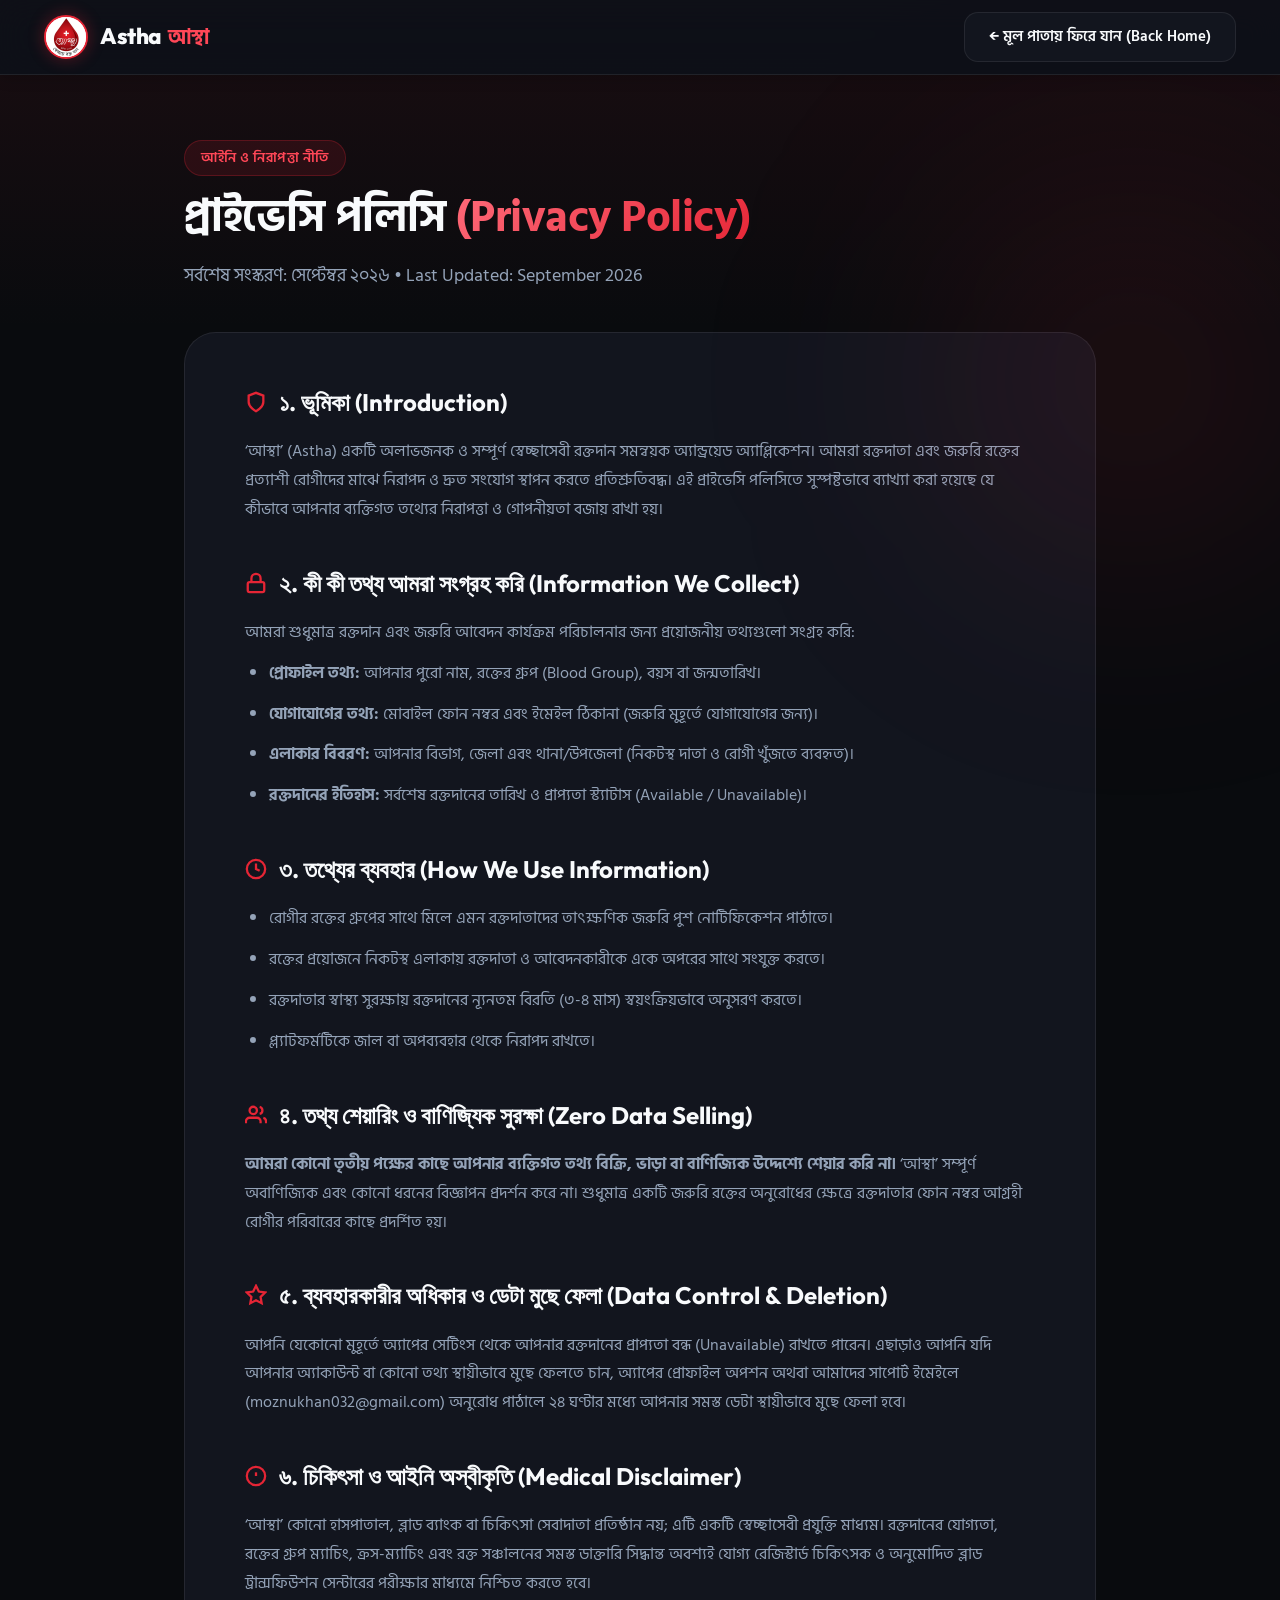
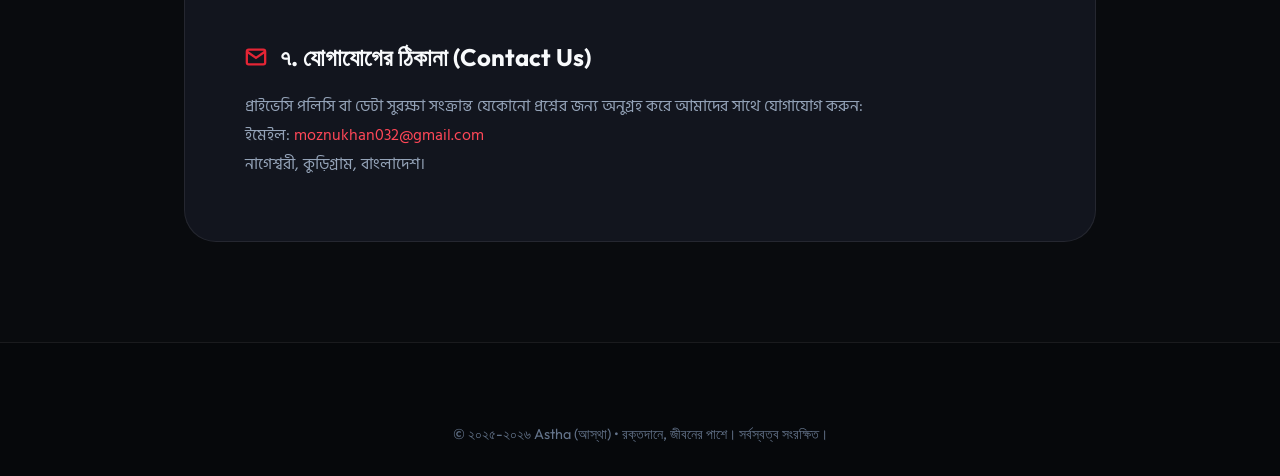
<file: privacy.html>
<!DOCTYPE html>
<html lang="bn">
<head>
  <meta charset="UTF-8">
  <meta name="viewport" content="width=device-width, initial-scale=1.0">
  <title>Privacy Policy - Astha (আস্থা) | রক্তদানে, জীবনের পাশে</title>
  <meta name="description" content="Astha (আস্থা) Android Blood Donation App Privacy Policy and Terms of Use.">
  <meta name="theme-color" content="#E52535">
  <link rel="icon" type="image/svg+xml" href="./assets/images/favicon.svg">
  <link rel="stylesheet" href="./css/style.css">
</head>
<body>

  <!-- Ambient Light Effects -->
  <div class="bg-ambient bg-ambient-1" aria-hidden="true"></div>

  <!-- Navbar -->
  <header class="navbar scrolled">
    <div class="container nav-container">
      <a href="./index.html" class="brand-logo">
        <div class="logo-img-wrapper">
          <img src="./assets/images/logo.jpg" alt="Astha Logo" width="40" height="40">
        </div>
        <div class="brand-name">
          Astha <span class="brand-name-bn">আস্থা</span>
        </div>
      </a>
      <a href="./index.html" class="btn btn-secondary bn-font">
        &larr; মূল পাতায় ফিরে যান (Back Home)
      </a>
    </div>
  </header>

  <!-- Policy Header -->
  <section class="policy-header">
    <div class="container container-narrow">
      <div class="section-tag bn-font">আইনি ও নিরাপত্তা নীতি</div>
      <h1 class="section-title bn-font">প্রাইভেসি পলিসি <span>(Privacy Policy)</span></h1>
      <p class="section-desc bn-font">
        সর্বশেষ সংস্করণ: সেপ্টেম্বর ২০২৬ • Last Updated: September 2026
      </p>
    </div>
  </section>

  <!-- Policy Body -->
  <main class="policy-body">
    <div class="container container-narrow">
      <div class="policy-card">
        
        <!-- Section 1 -->
        <div class="policy-section">
          <h2>
            <svg width="22" height="22" viewBox="0 0 24 24" fill="none" stroke="var(--primary)" stroke-width="2.5"><path d="M12 22s8-4 8-10V5l-8-3-8 3v7c0 6 8 10 8 10z"></path></svg>
            ১. ভূমিকা (Introduction)
          </h2>
          <p class="bn-font">
            ‘আস্থা’ (Astha) একটি অলাভজনক ও সম্পূর্ণ স্বেচ্ছাসেবী রক্তদান সমন্বয়ক অ্যান্ড্রয়েড অ্যাপ্লিকেশন। আমরা রক্তদাতা এবং জরুরি রক্তের প্রত্যাশী রোগীদের মাঝে নিরাপদ ও দ্রুত সংযোগ স্থাপন করতে প্রতিশ্রুতিবদ্ধ। এই প্রাইভেসি পলিসিতে সুস্পষ্টভাবে ব্যাখ্যা করা হয়েছে যে কীভাবে আপনার ব্যক্তিগত তথ্যের নিরাপত্তা ও গোপনীয়তা বজায় রাখা হয়।
          </p>
        </div>

        <!-- Section 2 -->
        <div class="policy-section" id="data">
          <h2>
            <svg width="22" height="22" viewBox="0 0 24 24" fill="none" stroke="var(--primary)" stroke-width="2.5"><rect x="3" y="11" width="18" height="11" rx="2" ry="2"></rect><path d="M7 11V7a5 5 0 0 1 10 0v4"></path></svg>
            ২. কী কী তথ্য আমরা সংগ্রহ করি (Information We Collect)
          </h2>
          <p class="bn-font">আমরা শুধুমাত্র রক্তদান এবং জরুরি আবেদন কার্যক্রম পরিচালনার জন্য প্রয়োজনীয় তথ্যগুলো সংগ্রহ করি:</p>
          <ul class="bn-font">
            <li><strong>প্রোফাইল তথ্য:</strong> আপনার পুরো নাম, রক্তের গ্রুপ (Blood Group), বয়স বা জন্মতারিখ।</li>
            <li><strong>যোগাযোগের তথ্য:</strong> মোবাইল ফোন নম্বর এবং ইমেইল ঠিকানা (জরুরি মুহূর্তে যোগাযোগের জন্য)।</li>
            <li><strong>এলাকার বিবরণ:</strong> আপনার বিভাগ, জেলা এবং থানা/উপজেলা (নিকটস্থ দাতা ও রোগী খুঁজতে ব্যবহৃত)।</li>
            <li><strong>রক্তদানের ইতিহাস:</strong> সর্বশেষ রক্তদানের তারিখ ও প্রাপ্যতা স্ট্যাটাস (Available / Unavailable)।</li>
          </ul>
        </div>

        <!-- Section 3 -->
        <div class="policy-section">
          <h2>
            <svg width="22" height="22" viewBox="0 0 24 24" fill="none" stroke="var(--primary)" stroke-width="2.5"><circle cx="12" cy="12" r="10"></circle><polyline points="12 6 12 12 16 14"></polyline></svg>
            ৩. তথ্যের ব্যবহার (How We Use Information)
          </h2>
          <ul class="bn-font">
            <li>রোগীর রক্তের গ্রুপের সাথে মিলে এমন রক্তদাতাদের তাৎক্ষণিক জরুরি পুশ নোটিফিকেশন পাঠাতে।</li>
            <li>রক্তের প্রয়োজনে নিকটস্থ এলাকায় রক্তদাতা ও আবেদনকারীকে একে অপরের সাথে সংযুক্ত করতে।</li>
            <li>রক্তদাতার স্বাস্থ্য সুরক্ষায় রক্তদানের ন্যূনতম বিরতি (৩-৪ মাস) স্বয়ংক্রিয়ভাবে অনুসরণ করতে।</li>
            <li>প্ল্যাটফর্মটিকে জাল বা অপব্যবহার থেকে নিরাপদ রাখতে।</li>
          </ul>
        </div>

        <!-- Section 4 -->
        <div class="policy-section">
          <h2>
            <svg width="22" height="22" viewBox="0 0 24 24" fill="none" stroke="var(--primary)" stroke-width="2.5"><path d="M17 21v-2a4 4 0 0 0-4-4H5a4 4 0 0 0-4 4v2"></path><circle cx="9" cy="7" r="4"></circle><path d="M23 21v-2a4 4 0 0 0-3-3.87"></path><path d="M16 3.13a4 4 0 0 1 0 7.75"></path></svg>
            ৪. তথ্য শেয়ারিং ও বাণিজ্যিক সুরক্ষা (Zero Data Selling)
          </h2>
          <p class="bn-font">
            <strong>আমরা কোনো তৃতীয় পক্ষের কাছে আপনার ব্যক্তিগত তথ্য বিক্রি, ভাড়া বা বাণিজ্যিক উদ্দেশ্যে শেয়ার করি না।</strong> ‘আস্থা’ সম্পূর্ণ অবাণিজ্যিক এবং কোনো ধরনের বিজ্ঞাপন প্রদর্শন করে না। শুধুমাত্র একটি জরুরি রক্তের অনুরোধের ক্ষেত্রে রক্তদাতার ফোন নম্বর আগ্রহী রোগীর পরিবারের কাছে প্রদর্শিত হয়।
          </p>
        </div>

        <!-- Section 5 -->
        <div class="policy-section" id="terms">
          <h2>
            <svg width="22" height="22" viewBox="0 0 24 24" fill="none" stroke="var(--primary)" stroke-width="2.5"><polygon points="12 2 15.09 8.26 22 9.27 17 14.14 18.18 21.02 12 17.77 5.82 21.02 7 14.14 2 9.27 8.91 8.26 12 2"></polygon></svg>
            ৫. ব্যবহারকারীর অধিকার ও ডেটা মুছে ফেলা (Data Control & Deletion)
          </h2>
          <p class="bn-font">
            আপনি যেকোনো মুহূর্তে অ্যাপের সেটিংস থেকে আপনার রক্তদানের প্রাপ্যতা বন্ধ (Unavailable) রাখতে পারেন। এছাড়াও আপনি যদি আপনার অ্যাকাউন্ট বা কোনো তথ্য স্থায়ীভাবে মুছে ফেলতে চান, অ্যাপের প্রোফাইল অপশন অথবা আমাদের সাপোর্ট ইমেইলে (moznukhan032@gmail.com) অনুরোধ পাঠালে ২৪ ঘণ্টার মধ্যে আপনার সমস্ত ডেটা স্থায়ীভাবে মুছে ফেলা হবে।
          </p>
        </div>

        <!-- Section 6 -->
        <div class="policy-section">
          <h2>
            <svg width="22" height="22" viewBox="0 0 24 24" fill="none" stroke="var(--primary)" stroke-width="2.5"><circle cx="12" cy="12" r="10"></circle><line x1="12" y1="8" x2="12" y2="12"></line><line x1="12" y1="16" x2="12.01" y2="16"></line></svg>
            ৬. চিকিৎসা ও আইনি অস্বীকৃতি (Medical Disclaimer)
          </h2>
          <p class="bn-font">
            ‘আস্থা’ কোনো হাসপাতাল, ব্লাড ব্যাংক বা চিকিৎসা সেবাদাতা প্রতিষ্ঠান নয়; এটি একটি স্বেচ্ছাসেবী প্রযুক্তি মাধ্যম। রক্তদানের যোগ্যতা, রক্তের গ্রুপ ম্যাচিং, ক্রস-ম্যাচিং এবং রক্ত সঞ্চালনের সমস্ত ডাক্তারি সিদ্ধান্ত অবশ্যই যোগ্য রেজিস্টার্ড চিকিৎসক ও অনুমোদিত ব্লাড ট্রান্সফিউশন সেন্টারের পরীক্ষার মাধ্যমে নিশ্চিত করতে হবে।
          </p>
        </div>

        <!-- Section 7 -->
        <div class="policy-section">
          <h2>
            <svg width="22" height="22" viewBox="0 0 24 24" fill="none" stroke="var(--primary)" stroke-width="2.5"><path d="M4 4h16c1.1 0 2 .9 2 2v12c0 1.1-.9 2-2 2H4c-1.1 0-2-.9-2-2V6c0-1.1.9-2 2-2z"></path><polyline points="22,6 12,13 2,6"></polyline></svg>
            ৭. যোগাযোগের ঠিকানা (Contact Us)
          </h2>
          <p class="bn-font">
            প্রাইভেসি পলিসি বা ডেটা সুরক্ষা সংক্রান্ত যেকোনো প্রশ্নের জন্য অনুগ্রহ করে আমাদের সাথে যোগাযোগ করুন:<br>
            ইমেইল: <a href="mailto:moznukhan032@gmail.com" style="color: var(--primary-light);">moznukhan032@gmail.com</a><br>
            নাগেশ্বরী, কুড়িগ্রাম, বাংলাদেশ।
          </p>
        </div>

      </div>
    </div>
  </main>

  <!-- Footer -->
  <footer class="footer">
    <div class="container text-center">
      <p style="color: var(--text-subtle); font-size: 0.9rem;">
        &copy; ২০২৫-২০২৬ Astha (আস্থা) • রক্তদানে, জীবনের পাশে। সর্বস্বত্ব সংরক্ষিত।
      </p>
    </div>
  </footer>

</body>
</html>
</file>
<file: css/style.css>
/* ==========================================================================
   Astha (আস্থা) - Android Blood Donation App Landing Page Stylesheet
   Theme: Modern Medical Dark Aesthetic with Blood Red Accents & Glassmorphism
   ========================================================================== */

@import url('https://fonts.googleapis.com/css2?family=Hind+Siliguri:wght@400;500;600;700&family=Outfit:wght@300;400;500;600;700;800&display=swap');

/* Root Variables */
:root {
  --font-en: 'Outfit', -apple-system, BlinkMacSystemFont, sans-serif;
  --font-bn: 'Hind Siliguri', 'Outfit', sans-serif;

  /* Colors */
  --bg-dark: #090B0E;
  --bg-card: #12151E;
  --bg-card-hover: #181D2A;
  --bg-surface: #1E2333;
  --bg-glass: rgba(18, 21, 30, 0.75);
  
  --primary: #E52535;
  --primary-light: #FF4757;
  --primary-dark: #B31725;
  --primary-glow: rgba(229, 37, 53, 0.35);
  --primary-subtle: rgba(229, 37, 53, 0.12);

  --text-main: #F8FAFC;
  --text-muted: #94A3B8;
  --text-subtle: #64748B;

  --border-light: rgba(255, 255, 255, 0.08);
  --border-focus: rgba(229, 37, 53, 0.5);
  
  --accent-green: #10B981;
  --accent-green-glow: rgba(16, 185, 129, 0.25);
  --accent-amber: #F59E0B;
  --accent-red: #EF4444;

  --radius-sm: 8px;
  --radius-md: 14px;
  --radius-lg: 22px;
  --radius-xl: 32px;
  --radius-full: 9999px;

  --shadow-sm: 0 4px 12px rgba(0, 0, 0, 0.2);
  --shadow-md: 0 10px 30px rgba(0, 0, 0, 0.35);
  --shadow-lg: 0 20px 50px rgba(0, 0, 0, 0.5);
  --shadow-glow: 0 0 35px var(--primary-glow);

  --transition: all 0.3s cubic-bezier(0.16, 1, 0.3, 1);
  --transition-slow: all 0.5s cubic-bezier(0.16, 1, 0.3, 1);
}

/* Reset & Base Setup */
*, *::before, *::after {
  box-sizing: border-box;
  margin: 0;
  padding: 0;
}

html {
  scroll-behavior: smooth;
  font-size: 16px;
  color-scheme: dark;
  overflow-x: hidden;
  max-width: 100%;
  width: 100%;
}

body {
  font-family: var(--font-en);
  background-color: var(--bg-dark);
  color: var(--text-main);
  line-height: 1.6;
  overflow-x: hidden;
  max-width: 100%;
  width: 100%;
  position: relative;
  -webkit-font-smoothing: antialiased;
}

.bn-font {
  font-family: var(--font-bn);
}

img {
  max-width: 100%;
  height: auto;
  display: block;
}

a {
  color: inherit;
  text-decoration: none;
  transition: var(--transition);
}

button {
  font-family: inherit;
  cursor: pointer;
  border: none;
  outline: none;
  background: none;
  transition: var(--transition);
}

/* Container */
.container {
  width: 100%;
  max-width: 1240px;
  margin: 0 auto;
  padding: 0 24px;
}

.container-narrow {
  max-width: 960px;
}

/* Section Header Styles */
.section {
  padding: 100px 0;
  position: relative;
}

.section-tag {
  display: inline-flex;
  align-items: center;
  gap: 8px;
  padding: 6px 16px;
  border-radius: var(--radius-full);
  background: var(--primary-subtle);
  border: 1px solid rgba(229, 37, 53, 0.25);
  color: var(--primary-light);
  font-size: 0.875rem;
  font-weight: 600;
  letter-spacing: 0.5px;
  text-transform: uppercase;
  margin-bottom: 16px;
}

.section-tag.green {
  background: rgba(16, 185, 129, 0.12);
  border-color: rgba(16, 185, 129, 0.25);
  color: var(--accent-green);
}

.section-title {
  font-size: clamp(2rem, 4vw, 2.75rem);
  font-weight: 800;
  line-height: 1.2;
  margin-bottom: 16px;
  letter-spacing: -0.5px;
}

.section-title span {
  background: linear-gradient(135deg, #FF6B7A, #E52535);
  -webkit-background-clip: text;
  -webkit-text-fill-color: transparent;
}

.section-desc {
  font-size: 1.125rem;
  color: var(--text-muted);
  max-width: 680px;
  line-height: 1.7;
}

.text-center {
  text-align: center;
}

.text-center .section-desc {
  margin-left: auto;
  margin-right: auto;
}

/* Ambient Background Glows */
.bg-ambient {
  position: absolute;
  border-radius: 50%;
  filter: blur(120px);
  pointer-events: none;
  z-index: 0;
}

.bg-ambient-1 {
  top: 5%;
  right: -10%;
  width: 550px;
  height: 550px;
  background: radial-gradient(circle, rgba(229, 37, 53, 0.16) 0%, rgba(229, 37, 53, 0) 70%);
}

.bg-ambient-2 {
  top: 40%;
  left: -15%;
  width: 600px;
  height: 600px;
  background: radial-gradient(circle, rgba(229, 37, 53, 0.1) 0%, rgba(229, 37, 53, 0) 70%);
}

.bg-ambient-3 {
  bottom: 5%;
  right: 5%;
  width: 500px;
  height: 500px;
  background: radial-gradient(circle, rgba(16, 185, 129, 0.08) 0%, rgba(16, 185, 129, 0) 70%);
}

/* ==========================================================================
   Navigation Bar
   ========================================================================== */
.navbar {
  position: fixed;
  top: 0;
  left: 0;
  right: 0;
  z-index: 1000;
  padding: 16px 0;
  transition: var(--transition);
  backdrop-filter: blur(16px);
  -webkit-backdrop-filter: blur(16px);
  background: rgba(9, 11, 14, 0.6);
  border-bottom: 1px solid transparent;
}

.navbar.scrolled {
  padding: 12px 0;
  background: rgba(14, 17, 24, 0.92);
  border-bottom: 1px solid var(--border-light);
  box-shadow: var(--shadow-sm);
}

.nav-container {
  display: flex;
  align-items: center;
  justify-content: space-between;
}

.brand-logo {
  display: flex;
  align-items: center;
  gap: 12px;
}

.logo-img-wrapper {
  width: 44px;
  height: 44px;
  border-radius: 50%;
  overflow: hidden;
  border: 2px solid var(--primary);
  box-shadow: 0 0 16px var(--primary-glow);
  background: #FFFFFF;
  display: flex;
  align-items: center;
  justify-content: center;
}

.brand-name {
  font-size: 1.4rem;
  font-weight: 800;
  letter-spacing: -0.5px;
  display: flex;
  align-items: baseline;
  gap: 6px;
}

.brand-name-bn {
  font-family: var(--font-bn);
  font-size: 1.25rem;
  color: var(--primary-light);
  font-weight: 700;
}

.nav-links {
  display: flex;
  align-items: center;
  gap: 32px;
  list-style: none;
}

.nav-link {
  font-size: 0.95rem;
  font-weight: 500;
  color: var(--text-muted);
  position: relative;
  padding: 6px 0;
}

.nav-link:hover,
.nav-link.active {
  color: var(--text-main);
}

.nav-link::after {
  content: '';
  position: absolute;
  bottom: 0;
  left: 0;
  width: 0;
  height: 2px;
  background: var(--primary);
  border-radius: 2px;
  transition: var(--transition);
}

.nav-link:hover::after,
.nav-link.active::after {
  width: 100%;
}

.nav-cta {
  display: flex;
  align-items: center;
  gap: 16px;
}

/* Mobile Toggle */
.mobile-toggle {
  display: none;
  flex-direction: column;
  justify-content: center;
  gap: 5px;
  width: 40px;
  height: 40px;
  padding: 8px;
  border-radius: var(--radius-sm);
  background: var(--bg-card);
  border: 1px solid var(--border-light);
}

.mobile-toggle span {
  display: block;
  height: 2px;
  width: 100%;
  background: var(--text-main);
  border-radius: 2px;
  transition: var(--transition);
}

.mobile-toggle.active span:nth-child(1) {
  transform: translateY(7px) rotate(45deg);
}
.mobile-toggle.active span:nth-child(2) {
  opacity: 0;
}
.mobile-toggle.active span:nth-child(3) {
  transform: translateY(-7px) rotate(-45deg);
}

/* Mobile Nav Drawer */
.mobile-drawer {
  position: fixed;
  top: 73px;
  left: 0;
  right: 0;
  bottom: 0;
  background: rgba(9, 11, 14, 0.98);
  backdrop-filter: blur(20px);
  -webkit-backdrop-filter: blur(20px);
  z-index: 999;
  display: flex;
  flex-direction: column;
  padding: 32px 24px;
  gap: 20px;
  transform: translateY(-100%);
  opacity: 0;
  pointer-events: none;
  transition: var(--transition-slow);
}

.mobile-drawer.open {
  transform: translateY(0);
  opacity: 1;
  pointer-events: auto;
}

.mobile-nav-links {
  list-style: none;
  display: flex;
  flex-direction: column;
  gap: 16px;
}

.mobile-nav-link {
  font-size: 1.25rem;
  font-weight: 600;
  color: var(--text-muted);
  display: flex;
  align-items: center;
  justify-content: space-between;
  padding: 12px 16px;
  border-radius: var(--radius-md);
  background: rgba(255, 255, 255, 0.02);
  border: 1px solid var(--border-light);
}

.mobile-nav-link:hover,
.mobile-nav-link:active {
  color: var(--text-main);
  background: var(--primary-subtle);
  border-color: rgba(229, 37, 53, 0.3);
}

/* Button Components */
.btn {
  display: inline-flex;
  align-items: center;
  justify-content: center;
  gap: 10px;
  padding: 12px 24px;
  border-radius: var(--radius-md);
  font-weight: 600;
  font-size: 0.95rem;
  transition: var(--transition);
  white-space: nowrap;
}

.btn-primary {
  background: linear-gradient(135deg, #FF384D, #E52535 60%, #B91C1C);
  color: #FFFFFF;
  box-shadow: 0 4px 20px rgba(229, 37, 53, 0.4);
  border: 1px solid rgba(255, 255, 255, 0.2);
}

.btn-primary:hover {
  transform: translateY(-2px);
  box-shadow: 0 8px 30px rgba(229, 37, 53, 0.6);
  background: linear-gradient(135deg, #FF4D61, #F02839 60%, #CF1B2B);
}

.btn-secondary {
  background: var(--bg-card);
  border: 1px solid var(--border-light);
  color: var(--text-main);
}

.btn-secondary:hover {
  background: var(--bg-card-hover);
  border-color: rgba(255, 255, 255, 0.2);
  transform: translateY(-2px);
}

.btn-playstore {
  background: #000000;
  border: 1px solid rgba(255, 255, 255, 0.15);
  color: #FFFFFF;
  padding: 10px 20px;
  border-radius: var(--radius-md);
  display: inline-flex;
  align-items: center;
  gap: 12px;
  text-align: left;
  transition: var(--transition);
}

.btn-playstore:hover {
  border-color: var(--primary);
  box-shadow: 0 6px 24px var(--primary-glow);
  transform: translateY(-2px);
}

.playstore-icon {
  width: 22px;
  height: 22px;
  flex-shrink: 0;
}

.playstore-sub {
  display: block;
  font-size: 0.68rem;
  text-transform: uppercase;
  color: var(--text-muted);
  letter-spacing: 0.5px;
  line-height: 1;
}

.playstore-main {
  display: block;
  font-size: 1.05rem;
  font-weight: 700;
  letter-spacing: 0.2px;
  line-height: 1.2;
}

/* Direct APK Download Button */
.btn-apk-download {
  background: linear-gradient(135deg, #FF384D, #E52535 60%, #B91C1C);
  border: 1px solid rgba(255, 255, 255, 0.25);
  color: #FFFFFF;
  padding: 10px 22px;
  border-radius: var(--radius-md);
  display: inline-flex;
  align-items: center;
  gap: 12px;
  text-align: left;
  box-shadow: 0 4px 20px rgba(229, 37, 53, 0.4);
  transition: var(--transition);
  position: relative;
}

.btn-apk-download:hover {
  transform: translateY(-2px);
  box-shadow: 0 8px 30px rgba(229, 37, 53, 0.65);
  background: linear-gradient(135deg, #FF4D61, #F02839 60%, #CF1B2B);
  border-color: rgba(255, 255, 255, 0.4);
}

.apk-icon {
  width: 20px;
  height: 20px;
  flex-shrink: 0;
}

.btn-sub {
  display: block;
  font-size: 0.60rem;
  text-transform: uppercase;
  letter-spacing: 0.3px;
  line-height: 1;
  opacity: 0.85;
  margin-bottom: 2px;
}

.btn-main {
  display: block;
  font-size: 1.05rem;
  font-weight: 700;
  letter-spacing: 0.2px;
  line-height: 1.2;
}

.mobile-drawer-cta {
  display: flex;
  flex-direction: column;
  gap: 12px;
  margin-top: auto;
}

/* ==========================================================================
   Hero Section
   ========================================================================== */
.hero-section {
  padding-top: 150px;
  padding-bottom: 100px;
  position: relative;
  overflow: hidden;
}

.hero-grid {
  display: grid;
  grid-template-columns: 1.15fr 0.85fr;
  align-items: center;
  gap: 60px;
}

.hero-content {
  z-index: 1;
}

.hero-badge {
  display: inline-flex;
  align-items: center;
  gap: 10px;
  padding: 8px 18px;
  border-radius: var(--radius-full);
  background: rgba(229, 37, 53, 0.1);
  border: 1px solid rgba(229, 37, 53, 0.3);
  margin-bottom: 24px;
}

.pulse-dot {
  width: 8px;
  height: 8px;
  border-radius: 50%;
  background-color: var(--primary);
  box-shadow: 0 0 0 0 rgba(229, 37, 53, 0.7);
  animation: pulseDot 1.8s infinite;
}

@keyframes pulseDot {
  0% {
    box-shadow: 0 0 0 0 rgba(229, 37, 53, 0.7);
  }
  70% {
    box-shadow: 0 0 0 10px rgba(229, 37, 53, 0);
  }
  100% {
    box-shadow: 0 0 0 0 rgba(229, 37, 53, 0);
  }
}

.hero-badge-text {
  font-size: 0.95rem;
  font-weight: 600;
  color: #FFA5AE;
}

.hero-title {
  font-size: clamp(2.4rem, 4.8vw, 3.6rem);
  font-weight: 800;
  line-height: 1.15;
  letter-spacing: -1px;
  margin-bottom: 20px;
}

.hero-title .gradient-text {
  background: linear-gradient(135deg, #FF7B88 0%, #E52535 50%, #FF2E44 100%);
  -webkit-background-clip: text;
  -webkit-text-fill-color: transparent;
  display: inline-block;
}

.hero-title .bn-sub {
  display: block;
  font-size: 0.65em;
  font-weight: 600;
  color: var(--text-muted);
  letter-spacing: 0px;
  margin-top: 8px;
}

.hero-description {
  font-size: 1.15rem;
  color: var(--text-muted);
  line-height: 1.7;
  margin-bottom: 36px;
  max-width: 580px;
}

.hero-actions {
  display: flex;
  flex-wrap: wrap;
  align-items: center;
  gap: 16px;
  margin-bottom: 40px;
}

.hero-stats {
  display: flex;
  align-items: center;
  gap: 24px;
  padding-top: 24px;
  border-top: 1px solid var(--border-light);
}

.stat-item {
  display: flex;
  flex-direction: column;
}

.stat-number {
  font-size: 1.5rem;
  font-weight: 800;
  color: var(--text-main);
  line-height: 1.2;
}

.stat-number span {
  color: var(--primary);
}

.stat-label {
  font-size: 0.8rem;
  color: var(--text-subtle);
  font-weight: 500;
  text-transform: uppercase;
  letter-spacing: 0.5px;
}

.stat-divider {
  width: 1px;
  height: 36px;
  background: var(--border-light);
}

/* Hero Visual / Phone Mockup */
.hero-visual {
  position: relative;
  display: flex;
  justify-content: center;
  align-items: center;
  z-index: 1;
}

.phone-mockup-wrapper {
  position: relative;
  width: 100%;
  max-width: 320px;
}

.phone-glow-ring {
  position: absolute;
  top: 50%;
  left: 50%;
  transform: translate(-50%, -50%);
  width: 380px;
  height: 380px;
  border-radius: 50%;
  background: radial-gradient(circle, rgba(229, 37, 53, 0.28) 0%, rgba(229, 37, 53, 0) 70%);
  pointer-events: none;
  animation: pulseRing 4s ease-in-out infinite alternate;
}

@keyframes pulseRing {
  0% {
    transform: translate(-50%, -50%) scale(0.9);
    opacity: 0.6;
  }
  100% {
    transform: translate(-50%, -50%) scale(1.15);
    opacity: 1;
  }
}

/* Smartphone Frame */
.phone-frame {
  position: relative;
  border: 10px solid #1C212E;
  border-radius: 46px;
  background: #000000;
  box-shadow: 0 25px 60px -15px rgba(0, 0, 0, 0.8),
              0 0 40px rgba(229, 37, 53, 0.25),
              inset 0 0 4px rgba(255, 255, 255, 0.15);
  overflow: hidden;
  aspect-ratio: 9 / 19.5;
  transition: transform 0.4s ease;
}

.phone-frame:hover {
  transform: translateY(-6px);
}

.phone-camera-notch {
  position: absolute;
  top: 10px;
  left: 50%;
  transform: translateX(-50%);
  width: 70px;
  height: 18px;
  background: #0F1219;
  border-radius: 12px;
  z-index: 10;
  display: flex;
  align-items: center;
  justify-content: center;
}

.notch-lens {
  width: 8px;
  height: 8px;
  border-radius: 50%;
  background: #1B2130;
  border: 1px solid #2B3347;
}

.phone-screen {
  width: 100%;
  height: 100%;
  object-fit: cover;
  display: block;
}

/* Floating Card Badges */
.floating-badge {
  position: absolute;
  background: rgba(18, 22, 33, 0.92);
  backdrop-filter: blur(14px);
  -webkit-backdrop-filter: blur(14px);
  border: 1px solid var(--border-light);
  border-radius: var(--radius-md);
  padding: 12px 16px;
  box-shadow: var(--shadow-md);
  display: flex;
  align-items: center;
  gap: 12px;
  z-index: 15;
  animation: floatCard 4s ease-in-out infinite alternate;
}

.floating-badge-1 {
  top: 15%;
  left: -40px;
}

.floating-badge-2 {
  bottom: 12%;
  right: -30px;
  animation-delay: -2s;
}

@keyframes floatCard {
  0% {
    transform: translateY(0px);
  }
  100% {
    transform: translateY(-10px);
  }
}

.badge-icon-box {
  width: 40px;
  height: 40px;
  border-radius: var(--radius-sm);
  display: flex;
  align-items: center;
  justify-content: center;
  flex-shrink: 0;
}

.badge-icon-box.red {
  background: rgba(229, 37, 53, 0.15);
  color: var(--primary-light);
  border: 1px solid rgba(229, 37, 53, 0.3);
}

.badge-icon-box.green {
  background: rgba(16, 185, 129, 0.15);
  color: var(--accent-green);
  border: 1px solid rgba(16, 185, 129, 0.3);
}

.badge-text-title {
  font-size: 0.85rem;
  font-weight: 700;
  color: var(--text-main);
  line-height: 1.2;
}

.badge-text-sub {
  font-size: 0.75rem;
  color: var(--text-muted);
}

/* ==========================================================================
   Core Features Grid (4 Main Pillars)
   ========================================================================== */
.features-grid {
  display: grid;
  grid-template-columns: repeat(2, 1fr);
  gap: 28px;
  margin-top: 50px;
}

.feature-card {
  position: relative;
  background: var(--bg-card);
  border: 1px solid var(--border-light);
  border-radius: var(--radius-lg);
  padding: 36px 32px;
  transition: var(--transition);
  overflow: hidden;
  display: flex;
  flex-direction: column;
}

.feature-card::before {
  content: '';
  position: absolute;
  top: 0;
  left: 0;
  right: 0;
  height: 3px;
  background: linear-gradient(90deg, transparent, var(--primary), transparent);
  opacity: 0;
  transition: var(--transition);
}

.feature-card:hover {
  transform: translateY(-6px);
  background: var(--bg-card-hover);
  border-color: rgba(229, 37, 53, 0.4);
  box-shadow: 0 16px 40px -10px rgba(0, 0, 0, 0.5), 0 0 30px rgba(229, 37, 53, 0.15);
}

.feature-card:hover::before {
  opacity: 1;
}

.feature-card-header {
  display: flex;
  align-items: center;
  justify-content: space-between;
  margin-bottom: 24px;
  flex-wrap: wrap;
  gap: 12px;
}

.feature-icon-wrapper {
  width: 56px;
  height: 56px;
  border-radius: var(--radius-md);
  background: linear-gradient(135deg, rgba(229, 37, 53, 0.2), rgba(229, 37, 53, 0.05));
  border: 1px solid rgba(229, 37, 53, 0.3);
  display: flex;
  align-items: center;
  justify-content: center;
  color: var(--primary-light);
}

.feature-pill {
  font-size: 0.75rem;
  font-weight: 700;
  text-transform: uppercase;
  letter-spacing: 0.5px;
  padding: 4px 12px;
  border-radius: var(--radius-full);
  background: rgba(255, 255, 255, 0.05);
  color: var(--text-muted);
  border: 1px solid var(--border-light);
}

.feature-pill.urgency {
  background: rgba(239, 68, 68, 0.15);
  color: #F87171;
  border-color: rgba(239, 68, 68, 0.3);
}

.feature-title {
  font-size: 1.4rem;
  font-weight: 700;
  margin-bottom: 12px;
  color: var(--text-main);
  display: flex;
  align-items: baseline;
  gap: 8px;
  flex-wrap: wrap;
  word-break: break-word;
}

.feature-title-bn {
  font-size: 0.9em;
  color: var(--primary-light);
}

.feature-description {
  font-size: 1rem;
  color: var(--text-muted);
  line-height: 1.65;
  margin-bottom: 24px;
  flex-grow: 1;
}

.feature-highlights {
  list-style: none;
  display: flex;
  flex-direction: column;
  gap: 10px;
  padding-top: 18px;
  border-top: 1px solid var(--border-light);
}

.feature-highlight-item {
  display: flex;
  align-items: center;
  gap: 10px;
  font-size: 0.9rem;
  color: var(--text-main);
}

.feature-highlight-item svg {
  color: var(--accent-green);
  flex-shrink: 0;
}

/* ==========================================================================
   App Screenshots Showcase Section (Interactive Carousel)
   ========================================================================== */
.screenshots-section {
  background: linear-gradient(180deg, var(--bg-dark) 0%, #0E121A 50%, var(--bg-dark) 100%);
  position: relative;
}

.screenshots-tabs {
  display: flex;
  justify-content: center;
  align-items: center;
  gap: 12px;
  margin-top: 40px;
  margin-bottom: 48px;
  flex-wrap: wrap;
}

.screenshot-tab {
  padding: 10px 22px;
  border-radius: var(--radius-full);
  background: var(--bg-card);
  border: 1px solid var(--border-light);
  color: var(--text-muted);
  font-weight: 600;
  font-size: 0.95rem;
  transition: var(--transition);
  display: flex;
  align-items: center;
  gap: 8px;
}

.screenshot-tab:hover {
  color: var(--text-main);
  border-color: rgba(255, 255, 255, 0.2);
}

.screenshot-tab.active {
  background: var(--primary);
  color: #FFFFFF;
  border-color: var(--primary-light);
  box-shadow: 0 4px 20px var(--primary-glow);
}

.showcase-display {
  display: grid;
  grid-template-columns: 1fr 1fr;
  align-items: center;
  gap: 50px;
  background: var(--bg-card);
  border: 1px solid var(--border-light);
  border-radius: var(--radius-xl);
  padding: 50px 60px;
  box-shadow: var(--shadow-lg);
}

.showcase-phone-container {
  display: flex;
  justify-content: center;
}

.showcase-phone {
  width: 100%;
  max-width: 290px;
  position: relative;
}

.showcase-info {
  display: flex;
  flex-direction: column;
}

.showcase-screen-badge {
  display: inline-flex;
  align-items: center;
  gap: 8px;
  padding: 6px 14px;
  border-radius: var(--radius-full);
  background: rgba(229, 37, 53, 0.15);
  color: var(--primary-light);
  font-size: 0.85rem;
  font-weight: 700;
  margin-bottom: 16px;
  align-self: flex-start;
}

.showcase-title {
  font-size: 2rem;
  font-weight: 800;
  margin-bottom: 12px;
}

.showcase-desc {
  font-size: 1.05rem;
  color: var(--text-muted);
  line-height: 1.7;
  margin-bottom: 24px;
}

.showcase-bullets {
  list-style: none;
  display: flex;
  flex-direction: column;
  gap: 14px;
  margin-bottom: 30px;
}

.showcase-bullet {
  display: flex;
  align-items: flex-start;
  gap: 12px;
}

.bullet-icon {
  width: 24px;
  height: 24px;
  border-radius: 50%;
  background: var(--primary-subtle);
  color: var(--primary-light);
  display: flex;
  align-items: center;
  justify-content: center;
  flex-shrink: 0;
  margin-top: 2px;
}

.bullet-text strong {
  color: var(--text-main);
  display: block;
}

.bullet-text span {
  font-size: 0.9rem;
  color: var(--text-muted);
}

/* Gallery Thumbnails row */
.gallery-nav-row {
  display: grid;
  grid-template-columns: repeat(6, 1fr);
  gap: 10px;
  margin-top: 30px;
}

.gallery-thumbnail {
  background: var(--bg-surface);
  border: 2px solid transparent;
  border-radius: var(--radius-md);
  padding: 8px;
  cursor: pointer;
  transition: var(--transition);
  text-align: center;
}

.gallery-thumbnail:hover {
  border-color: rgba(229, 37, 53, 0.4);
}

.gallery-thumbnail.active {
  border-color: var(--primary);
  box-shadow: 0 0 16px var(--primary-glow);
  background: rgba(229, 37, 53, 0.08);
}

.gallery-thumb-img-box {
  width: 100%;
  height: 80px;
  border-radius: var(--radius-sm);
  overflow: hidden;
  margin-bottom: 6px;
}

.gallery-thumb-img-box img {
  width: 100%;
  height: 100%;
  object-fit: cover;
}

.gallery-thumb-label {
  font-size: 0.8rem;
  font-weight: 600;
  color: var(--text-muted);
}

.gallery-thumbnail.active .gallery-thumb-label {
  color: #FFFFFF;
}

/* ==========================================================================
   How Astha Works (3 Steps)
   ========================================================================== */
.steps-container {
  display: grid;
  grid-template-columns: repeat(3, 1fr);
  gap: 30px;
  margin-top: 50px;
  position: relative;
}

.step-card {
  position: relative;
  background: var(--bg-card);
  border: 1px solid var(--border-light);
  border-radius: var(--radius-lg);
  padding: 36px 28px;
  transition: var(--transition);
  z-index: 1;
}

.step-card:hover {
  transform: translateY(-6px);
  border-color: rgba(229, 37, 53, 0.4);
  box-shadow: var(--shadow-md);
}

.step-number {
  font-size: 3.5rem;
  font-weight: 900;
  line-height: 1;
  background: linear-gradient(180deg, rgba(255, 255, 255, 0.2) 0%, rgba(255, 255, 255, 0.02) 100%);
  -webkit-background-clip: text;
  -webkit-text-fill-color: transparent;
  margin-bottom: 16px;
}

.step-icon-box {
  width: 50px;
  height: 50px;
  border-radius: var(--radius-md);
  background: var(--primary-subtle);
  border: 1px solid rgba(229, 37, 53, 0.3);
  color: var(--primary-light);
  display: flex;
  align-items: center;
  justify-content: center;
  margin-bottom: 20px;
}

.step-title {
  font-size: 1.3rem;
  font-weight: 700;
  margin-bottom: 12px;
}

.step-title-bn {
  display: block;
  font-size: 0.9em;
  color: var(--primary-light);
}

.step-description {
  font-size: 0.95rem;
  color: var(--text-muted);
  line-height: 1.6;
}

/* ==========================================================================
   Why Use Astha (Value Grid)
   ========================================================================== */
.why-grid {
  display: grid;
  grid-template-columns: repeat(3, 1fr);
  gap: 24px;
  margin-top: 50px;
}

.why-card {
  background: var(--bg-card);
  border: 1px solid var(--border-light);
  border-radius: var(--radius-lg);
  padding: 32px 26px;
  transition: var(--transition);
}

.why-card:hover {
  transform: translateY(-5px);
  background: var(--bg-card-hover);
  border-color: rgba(229, 37, 53, 0.3);
  box-shadow: 0 10px 30px rgba(0, 0, 0, 0.4);
}

.why-icon {
  width: 48px;
  height: 48px;
  border-radius: var(--radius-sm);
  background: rgba(255, 255, 255, 0.04);
  border: 1px solid var(--border-light);
  color: var(--primary-light);
  display: flex;
  align-items: center;
  justify-content: center;
  margin-bottom: 20px;
  transition: var(--transition);
}

.why-card:hover .why-icon {
  background: var(--primary);
  color: #FFFFFF;
  border-color: var(--primary);
  box-shadow: 0 0 20px var(--primary-glow);
}

.why-title {
  font-size: 1.2rem;
  font-weight: 700;
  margin-bottom: 10px;
}

.why-desc {
  font-size: 0.925rem;
  color: var(--text-muted);
  line-height: 1.6;
}

/* ==========================================================================
   Interactive Blood Compatibility Matrix
   ========================================================================== */
.matrix-card {
  background: var(--bg-card);
  border: 1px solid var(--border-light);
  border-radius: var(--radius-xl);
  padding: 44px;
  margin-top: 40px;
  box-shadow: var(--shadow-lg);
}

.blood-selector-row {
  display: flex;
  align-items: center;
  justify-content: center;
  gap: 12px;
  flex-wrap: wrap;
  margin-bottom: 36px;
}

.blood-btn {
  width: 60px;
  height: 60px;
  border-radius: var(--radius-md);
  background: var(--bg-surface);
  border: 2px solid var(--border-light);
  color: var(--text-main);
  font-size: 1.2rem;
  font-weight: 800;
  transition: var(--transition);
  display: flex;
  align-items: center;
  justify-content: center;
}

.blood-btn:hover {
  border-color: var(--primary);
  transform: translateY(-2px);
}

.blood-btn.active {
  background: var(--primary);
  border-color: var(--primary-light);
  color: #FFFFFF;
  box-shadow: 0 0 25px var(--primary-glow);
  transform: scale(1.08);
}

.matrix-results {
  display: grid;
  grid-template-columns: 1fr 1fr;
  gap: 30px;
}

.matrix-result-box {
  background: rgba(0, 0, 0, 0.25);
  border: 1px solid var(--border-light);
  border-radius: var(--radius-lg);
  padding: 28px;
}

.matrix-result-header {
  display: flex;
  align-items: center;
  gap: 12px;
  margin-bottom: 20px;
}

.matrix-badge-icon {
  width: 38px;
  height: 38px;
  border-radius: 50%;
  display: flex;
  align-items: center;
  justify-content: center;
}

.matrix-badge-icon.give {
  background: rgba(229, 37, 53, 0.15);
  color: var(--primary-light);
}

.matrix-badge-icon.receive {
  background: rgba(16, 185, 129, 0.15);
  color: var(--accent-green);
}

.matrix-box-title {
  font-size: 1.15rem;
  font-weight: 700;
}

.matrix-box-sub {
  font-size: 0.85rem;
  color: var(--text-muted);
}

.compatible-pills {
  display: flex;
  gap: 10px;
  flex-wrap: wrap;
}

.compat-pill {
  padding: 8px 18px;
  border-radius: var(--radius-sm);
  font-weight: 800;
  font-size: 1rem;
  background: var(--bg-surface);
  border: 1px solid var(--border-light);
  color: var(--text-main);
  transition: var(--transition);
}

.compat-pill.match-give {
  background: rgba(229, 37, 53, 0.2);
  border-color: var(--primary);
  color: #FFA4AD;
  box-shadow: 0 0 14px rgba(229, 37, 53, 0.3);
}

.compat-pill.match-receive {
  background: rgba(16, 185, 129, 0.2);
  border-color: var(--accent-green);
  color: #A7F3D0;
  box-shadow: 0 0 14px var(--accent-green-glow);
}

/* ==========================================================================
   FAQ Section (Accordion)
   ========================================================================== */
.faq-container {
  max-width: 840px;
  margin: 40px auto 0;
  display: flex;
  flex-direction: column;
  gap: 16px;
}

.faq-item {
  background: var(--bg-card);
  border: 1px solid var(--border-light);
  border-radius: var(--radius-md);
  overflow: hidden;
  transition: var(--transition);
}

.faq-item:hover {
  border-color: rgba(255, 255, 255, 0.18);
}

.faq-item.active {
  border-color: rgba(229, 37, 53, 0.4);
  box-shadow: 0 8px 25px rgba(0, 0, 0, 0.3);
}

.faq-question {
  width: 100%;
  padding: 22px 26px;
  display: flex;
  align-items: center;
  justify-content: space-between;
  text-align: left;
  font-size: 1.1rem;
  font-weight: 600;
  color: var(--text-main);
  background: none;
  cursor: pointer;
  gap: 16px;
}

.faq-icon {
  width: 28px;
  height: 28px;
  border-radius: 50%;
  background: rgba(255, 255, 255, 0.05);
  display: flex;
  align-items: center;
  justify-content: center;
  flex-shrink: 0;
  transition: transform 0.3s ease;
  color: var(--text-muted);
}

.faq-item.active .faq-icon {
  transform: rotate(180deg);
  background: var(--primary);
  color: #FFFFFF;
}

.faq-answer {
  max-height: 0;
  overflow: hidden;
  transition: max-height 0.35s ease, padding 0.35s ease;
  color: var(--text-muted);
  font-size: 1rem;
  line-height: 1.7;
  padding: 0 26px;
}

.faq-item.active .faq-answer {
  max-height: 400px;
  padding: 0 26px 24px 26px;
}

/* ==========================================================================
   Download CTA Section Banner
   ========================================================================== */
.cta-banner {
  background: linear-gradient(135deg, #1C0F15 0%, #151824 50%, #1C0F15 100%);
  border: 1px solid rgba(229, 37, 53, 0.3);
  border-radius: var(--radius-xl);
  padding: 60px;
  position: relative;
  overflow: hidden;
  box-shadow: var(--shadow-glow);
}

.cta-banner::before {
  content: '';
  position: absolute;
  top: -50%;
  left: -20%;
  width: 600px;
  height: 600px;
  border-radius: 50%;
  background: radial-gradient(circle, rgba(229, 37, 53, 0.2) 0%, transparent 70%);
  pointer-events: none;
}

.cta-grid {
  display: grid;
  grid-template-columns: 1.3fr 0.7fr;
  align-items: center;
  gap: 40px;
  position: relative;
  z-index: 1;
}

.cta-heading {
  font-size: clamp(2rem, 3.5vw, 2.75rem);
  font-weight: 800;
  margin-bottom: 16px;
  line-height: 1.2;
}

.cta-desc {
  font-size: 1.1rem;
  color: var(--text-muted);
  margin-bottom: 32px;
  max-width: 560px;
  line-height: 1.6;
}

.cta-buttons {
  display: flex;
  flex-wrap: wrap;
  align-items: center;
  gap: 16px;
}

.qr-box-wrapper {
  display: flex;
  flex-direction: column;
  align-items: center;
  background: rgba(14, 18, 27, 0.8);
  border: 1px solid var(--border-light);
  border-radius: var(--radius-lg);
  padding: 24px;
  text-align: center;
}

.qr-code-display {
  width: 150px;
  height: 150px;
  background: #FFFFFF;
  padding: 10px;
  border-radius: var(--radius-md);
  margin-bottom: 12px;
  display: flex;
  align-items: center;
  justify-content: center;
}

.qr-code-display svg {
  width: 100%;
  height: 100%;
}

.qr-caption {
  font-size: 0.85rem;
  color: var(--text-muted);
  font-weight: 600;
}

/* ==========================================================================
   Contact & Emergency Helpline Section
   ========================================================================== */
.contact-grid {
  display: grid;
  grid-template-columns: 1fr 1.1fr;
  gap: 50px;
  margin-top: 40px;
}

.contact-info-card {
  background: var(--bg-card);
  border: 1px solid var(--border-light);
  border-radius: var(--radius-xl);
  padding: 40px;
}

.helpline-box {
  background: rgba(229, 37, 53, 0.08);
  border: 1px solid rgba(229, 37, 53, 0.25);
  border-radius: var(--radius-lg);
  padding: 24px;
  margin-bottom: 30px;
}

.helpline-title {
  font-size: 1.15rem;
  font-weight: 700;
  color: var(--primary-light);
  margin-bottom: 16px;
  display: flex;
  align-items: center;
  gap: 10px;
}

.helpline-list {
  list-style: none;
  display: flex;
  flex-direction: column;
  gap: 12px;
}

.helpline-item {
  display: flex;
  align-items: center;
  justify-content: space-between;
  padding-bottom: 10px;
  border-bottom: 1px dashed rgba(255, 255, 255, 0.08);
}

.helpline-item:last-child {
  border-bottom: none;
  padding-bottom: 0;
}

.helpline-name {
  font-size: 0.95rem;
  color: var(--text-main);
  font-weight: 500;
}

.helpline-number {
  font-size: 0.95rem;
  font-weight: 700;
  color: var(--primary-light);
  font-family: monospace;
}

.contact-channels {
  display: flex;
  flex-direction: column;
  gap: 18px;
}

.contact-channel-item {
  display: flex;
  align-items: center;
  gap: 16px;
}

.channel-icon {
  width: 44px;
  height: 44px;
  border-radius: var(--radius-sm);
  background: var(--bg-surface);
  border: 1px solid var(--border-light);
  color: var(--primary-light);
  display: flex;
  align-items: center;
  justify-content: center;
  flex-shrink: 0;
}

.channel-info strong {
  display: block;
  font-size: 0.95rem;
  color: var(--text-main);
}

.channel-info a, .channel-info span {
  font-size: 0.88rem;
  color: var(--text-muted);
}

/* Contact Form */
.contact-form-card {
  background: var(--bg-card);
  border: 1px solid var(--border-light);
  border-radius: var(--radius-xl);
  padding: 40px;
}

.form-group {
  margin-bottom: 20px;
}

.form-label {
  display: block;
  font-size: 0.9rem;
  font-weight: 600;
  margin-bottom: 8px;
  color: var(--text-main);
}

.form-input, .form-textarea {
  width: 100%;
  padding: 14px 18px;
  border-radius: var(--radius-md);
  background: var(--bg-surface);
  border: 1px solid var(--border-light);
  color: var(--text-main);
  font-family: inherit;
  font-size: 0.95rem;
  transition: var(--transition);
}

.form-input:focus, .form-textarea:focus {
  border-color: var(--primary);
  box-shadow: 0 0 0 3px rgba(229, 37, 53, 0.2);
  outline: none;
}

.form-textarea {
  resize: vertical;
  min-height: 120px;
}

.form-submit-btn {
  width: 100%;
}

/* Toast Message */
.toast-msg {
  position: fixed;
  bottom: 30px;
  right: 30px;
  background: #121824;
  border: 1px solid var(--accent-green);
  box-shadow: 0 10px 30px rgba(0, 0, 0, 0.5);
  border-radius: var(--radius-md);
  padding: 16px 22px;
  display: flex;
  align-items: center;
  gap: 12px;
  color: #FFFFFF;
  z-index: 2000;
  transform: translateY(100px);
  opacity: 0;
  pointer-events: none;
  transition: var(--transition);
}

.toast-msg.show {
  transform: translateY(0);
  opacity: 1;
  pointer-events: auto;
}

/* ==========================================================================
   Footer & Medical Disclaimer
   ========================================================================== */
.footer {
  background: #06080B;
  border-top: 1px solid var(--border-light);
  padding: 80px 0 30px;
  position: relative;
}

.disclaimer-banner {
  background: rgba(30, 37, 51, 0.6);
  border: 1px solid rgba(255, 255, 255, 0.1);
  border-radius: var(--radius-md);
  padding: 16px 20px;
  display: flex;
  align-items: flex-start;
  gap: 14px;
  margin-bottom: 60px;
}

.disclaimer-icon {
  color: #38BDF8;
  flex-shrink: 0;
  margin-top: 2px;
}

.disclaimer-text {
  font-size: 0.85rem;
  color: #94A3B8;
  line-height: 1.6;
}

.footer-grid {
  display: grid;
  grid-template-columns: 1.6fr 1fr 1fr 1fr;
  gap: 40px;
  margin-bottom: 60px;
}

.footer-brand p {
  color: var(--text-muted);
  font-size: 0.95rem;
  line-height: 1.7;
  margin: 16px 0 24px;
  max-width: 320px;
}

.social-links {
  display: flex;
  align-items: center;
  gap: 12px;
}

.social-link {
  width: 38px;
  height: 38px;
  border-radius: var(--radius-sm);
  background: var(--bg-card);
  border: 1px solid var(--border-light);
  color: var(--text-muted);
  display: flex;
  align-items: center;
  justify-content: center;
  transition: var(--transition);
}

.social-link:hover {
  background: var(--primary);
  color: #FFFFFF;
  border-color: var(--primary);
  transform: translateY(-2px);
}

.footer-col-title {
  font-size: 1.05rem;
  font-weight: 700;
  color: var(--text-main);
  margin-bottom: 20px;
}

.footer-links {
  list-style: none;
  display: flex;
  flex-direction: column;
  gap: 12px;
}

.footer-link {
  font-size: 0.9rem;
  color: var(--text-muted);
  transition: var(--transition);
}

.footer-link:hover {
  color: var(--primary-light);
  padding-left: 4px;
}

.footer-bottom {
  padding-top: 30px;
  border-top: 1px solid var(--border-light);
  display: flex;
  align-items: center;
  justify-content: space-between;
  flex-wrap: wrap;
  gap: 16px;
  font-size: 0.85rem;
  color: var(--text-subtle);
}

.footer-bottom-links {
  display: flex;
  gap: 20px;
}

/* ==========================================================================
   Privacy Policy Page Specific Styles
   ========================================================================== */
.policy-header {
  padding-top: 140px;
  padding-bottom: 40px;
  background: linear-gradient(180deg, rgba(229, 37, 53, 0.08) 0%, transparent 100%);
}

.policy-body {
  padding-bottom: 100px;
}

.policy-card {
  background: var(--bg-card);
  border: 1px solid var(--border-light);
  border-radius: var(--radius-xl);
  padding: 50px 60px;
}

.policy-section {
  margin-bottom: 40px;
}

.policy-section:last-child {
  margin-bottom: 0;
}

.policy-section h2 {
  font-size: 1.5rem;
  font-weight: 700;
  color: var(--text-main);
  margin-bottom: 16px;
  display: flex;
  align-items: center;
  gap: 12px;
}

.policy-section p, .policy-section li {
  font-size: 1rem;
  color: var(--text-muted);
  line-height: 1.8;
  margin-bottom: 12px;
}

.policy-section ul {
  padding-left: 24px;
  margin-bottom: 16px;
}

/* ==========================================================================
   Responsive Breakpoints
   ========================================================================== */
@media (max-width: 1024px) {
  .hero-grid {
    grid-template-columns: 1fr;
    gap: 40px;
    text-align: center;
  }

  .hero-description {
    margin-left: auto;
    margin-right: auto;
  }

  .hero-actions {
    justify-content: center;
  }

  .hero-stats {
    justify-content: center;
  }

  .features-grid {
    grid-template-columns: 1fr;
  }

  .showcase-display {
    grid-template-columns: 1fr;
    padding: 36px 24px;
  }

  .steps-container {
    grid-template-columns: 1fr;
  }

  .why-grid {
    grid-template-columns: repeat(2, 1fr);
  }

  .cta-grid {
    grid-template-columns: 1fr;
    text-align: center;
  }

  .cta-buttons {
    justify-content: center;
  }

  .qr-box-wrapper {
    max-width: 260px;
    margin: 0 auto;
  }

  .contact-grid {
    grid-template-columns: 1fr;
  }

  .footer-grid {
    grid-template-columns: 1fr 1fr;
  }

  .gallery-nav-row {
    grid-template-columns: repeat(3, 1fr);
  }
}

@media (max-width: 768px) {
  .bg-ambient {
    display: none !important;
  }

  .container {
    padding: 0 16px;
  }

  .nav-links, .nav-cta .btn {
    display: none;
  }

  .mobile-toggle {
    display: flex;
  }

  .section {
    padding: 60px 0;
  }

  .hero-section {
    padding-top: 110px;
    padding-bottom: 50px;
  }

  .hero-title {
    font-size: 2.1rem;
  }

  .hero-visual {
    width: 100%;
    max-width: 100%;
    overflow: hidden;
  }

  .phone-mockup-wrapper {
    max-width: 280px;
    margin: 0 auto;
    position: relative;
  }

  .phone-glow-ring {
    width: 260px;
    height: 260px;
  }

  /* Prevent floating badges from extending past the viewport */
  .floating-badge {
    position: static !important;
    left: auto !important;
    right: auto !important;
    top: auto !important;
    bottom: auto !important;
    margin: 10px auto !important;
    width: 100% !important;
    max-width: 280px !important;
    transform: none !important;
    animation: none !important;
    box-sizing: border-box;
  }

  .why-grid {
    grid-template-columns: 1fr;
  }

  .matrix-results {
    grid-template-columns: 1fr;
  }

  .matrix-card {
    padding: 22px 14px;
  }

  .cta-banner {
    padding: 32px 18px;
  }

  .footer-grid {
    grid-template-columns: 1fr;
  }

  .policy-card {
    padding: 24px 16px;
  }

  .gallery-nav-row {
    grid-template-columns: repeat(3, 1fr);
  }

  .showcase-display {
    padding: 24px 14px;
  }
}

@media (max-width: 576px) {
  .hero-title {
    font-size: 1.85rem;
  }

  .section-title {
    font-size: 1.6rem;
  }

  .hero-actions, .cta-buttons {
    flex-direction: column;
    align-items: stretch;
    width: 100%;
    gap: 12px;
  }

  .btn-apk-download,
  .btn-playstore,
  .hero-actions .btn-secondary,
  .cta-buttons .btn-secondary {
    width: 100%;
    justify-content: center;
    padding: 12px 16px;
    box-sizing: border-box;
  }

  .hero-stats {
    flex-wrap: wrap;
    gap: 12px;
  }

  .stat-item {
    flex: 1 1 30%;
    text-align: center;
  }

  .stat-divider {
    display: none;
  }

  .screenshots-tabs {
    gap: 6px;
  }

  .screenshot-tab {
    padding: 7px 12px;
    font-size: 0.8rem;
    flex: 1 1 calc(50% - 8px);
    justify-content: center;
    text-align: center;
  }

  .gallery-nav-row {
    grid-template-columns: repeat(3, 1fr);
    gap: 6px;
  }

  .gallery-thumb-img-box {
    height: 60px;
  }

  .gallery-thumb-label {
    font-size: 0.7rem;
  }

  .blood-selector-row {
    display: grid !important;
    grid-template-columns: repeat(4, 1fr) !important;
    gap: 8px !important;
    width: 100% !important;
  }

  .blood-btn {
    width: 100% !important;
    height: 48px !important;
    font-size: 1rem !important;
  }

  .qr-box-wrapper {
    display: none;
  }

  .helpline-item {
    flex-direction: column;
    align-items: flex-start;
    gap: 4px;
  }

  .helpline-number {
    font-size: 1rem;
  }

  .contact-info-card, .contact-form-card {
    padding: 24px 16px;
  }
}
</file>
